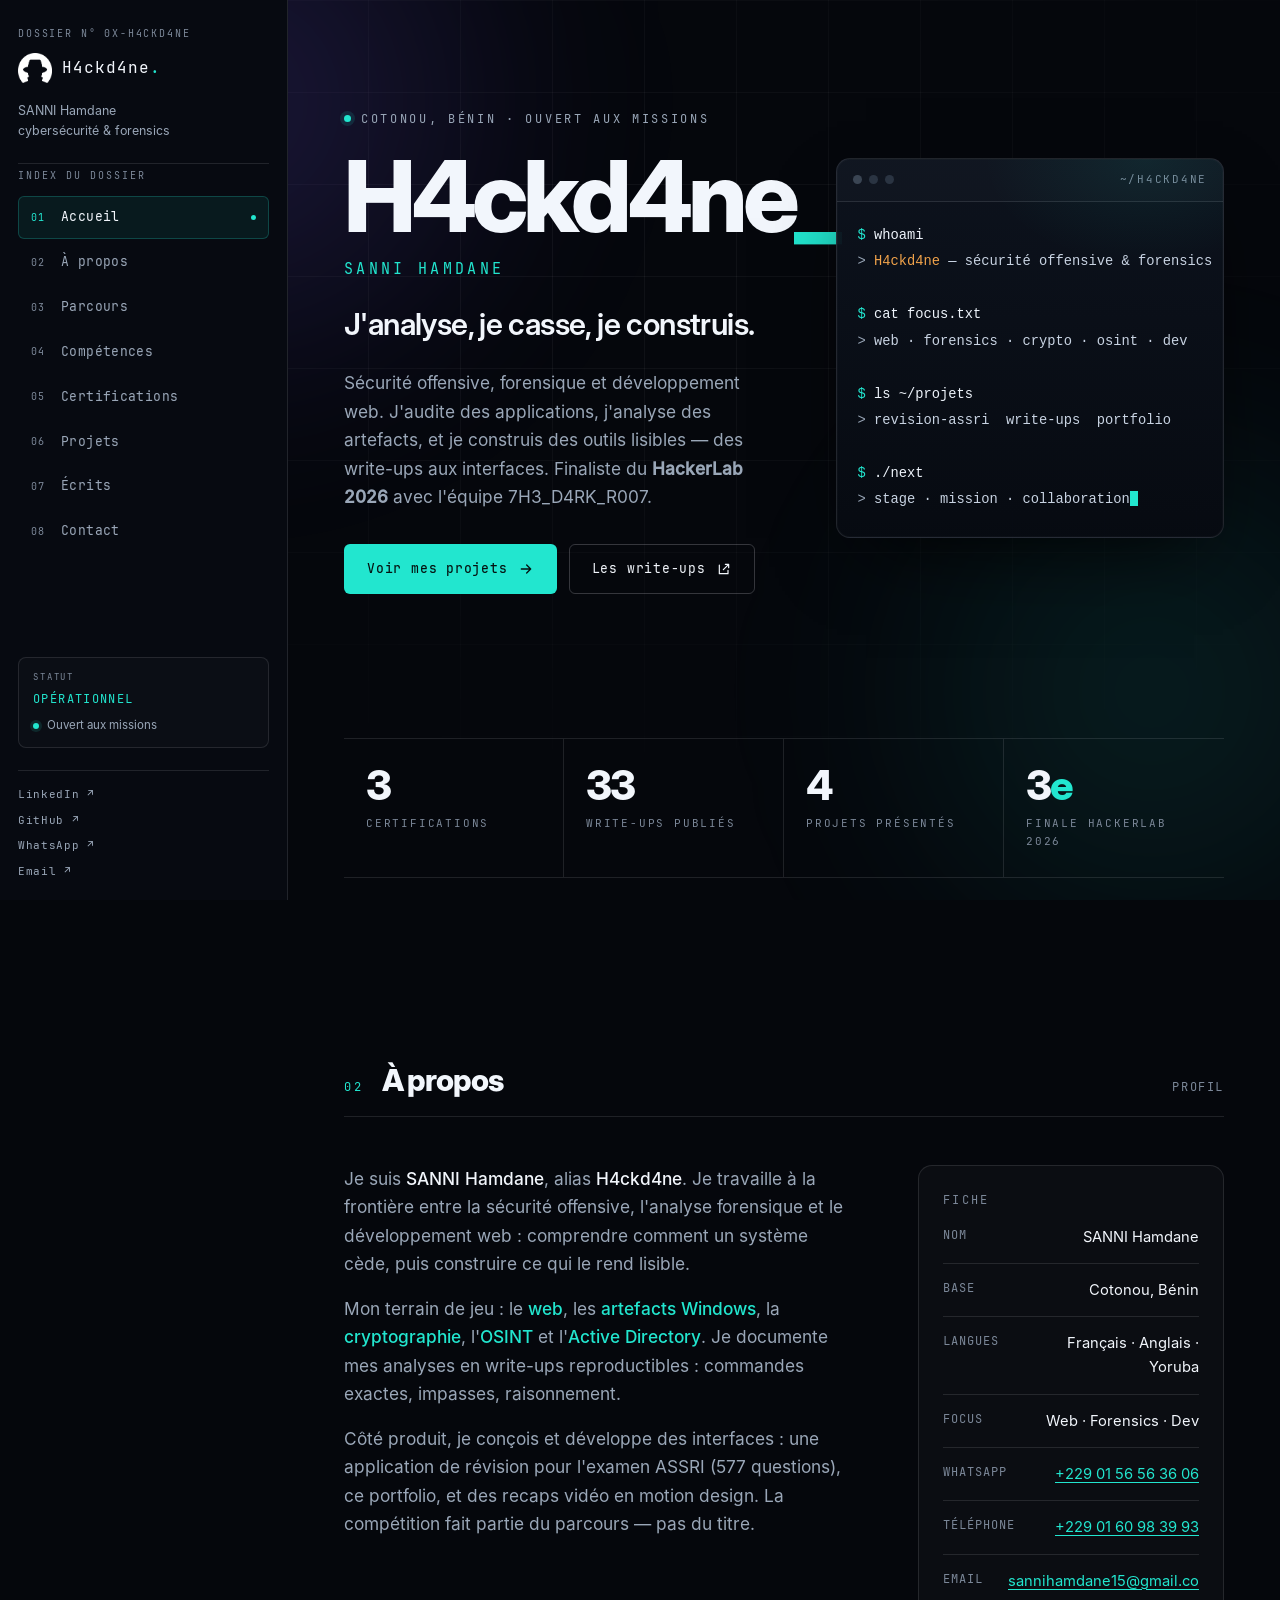
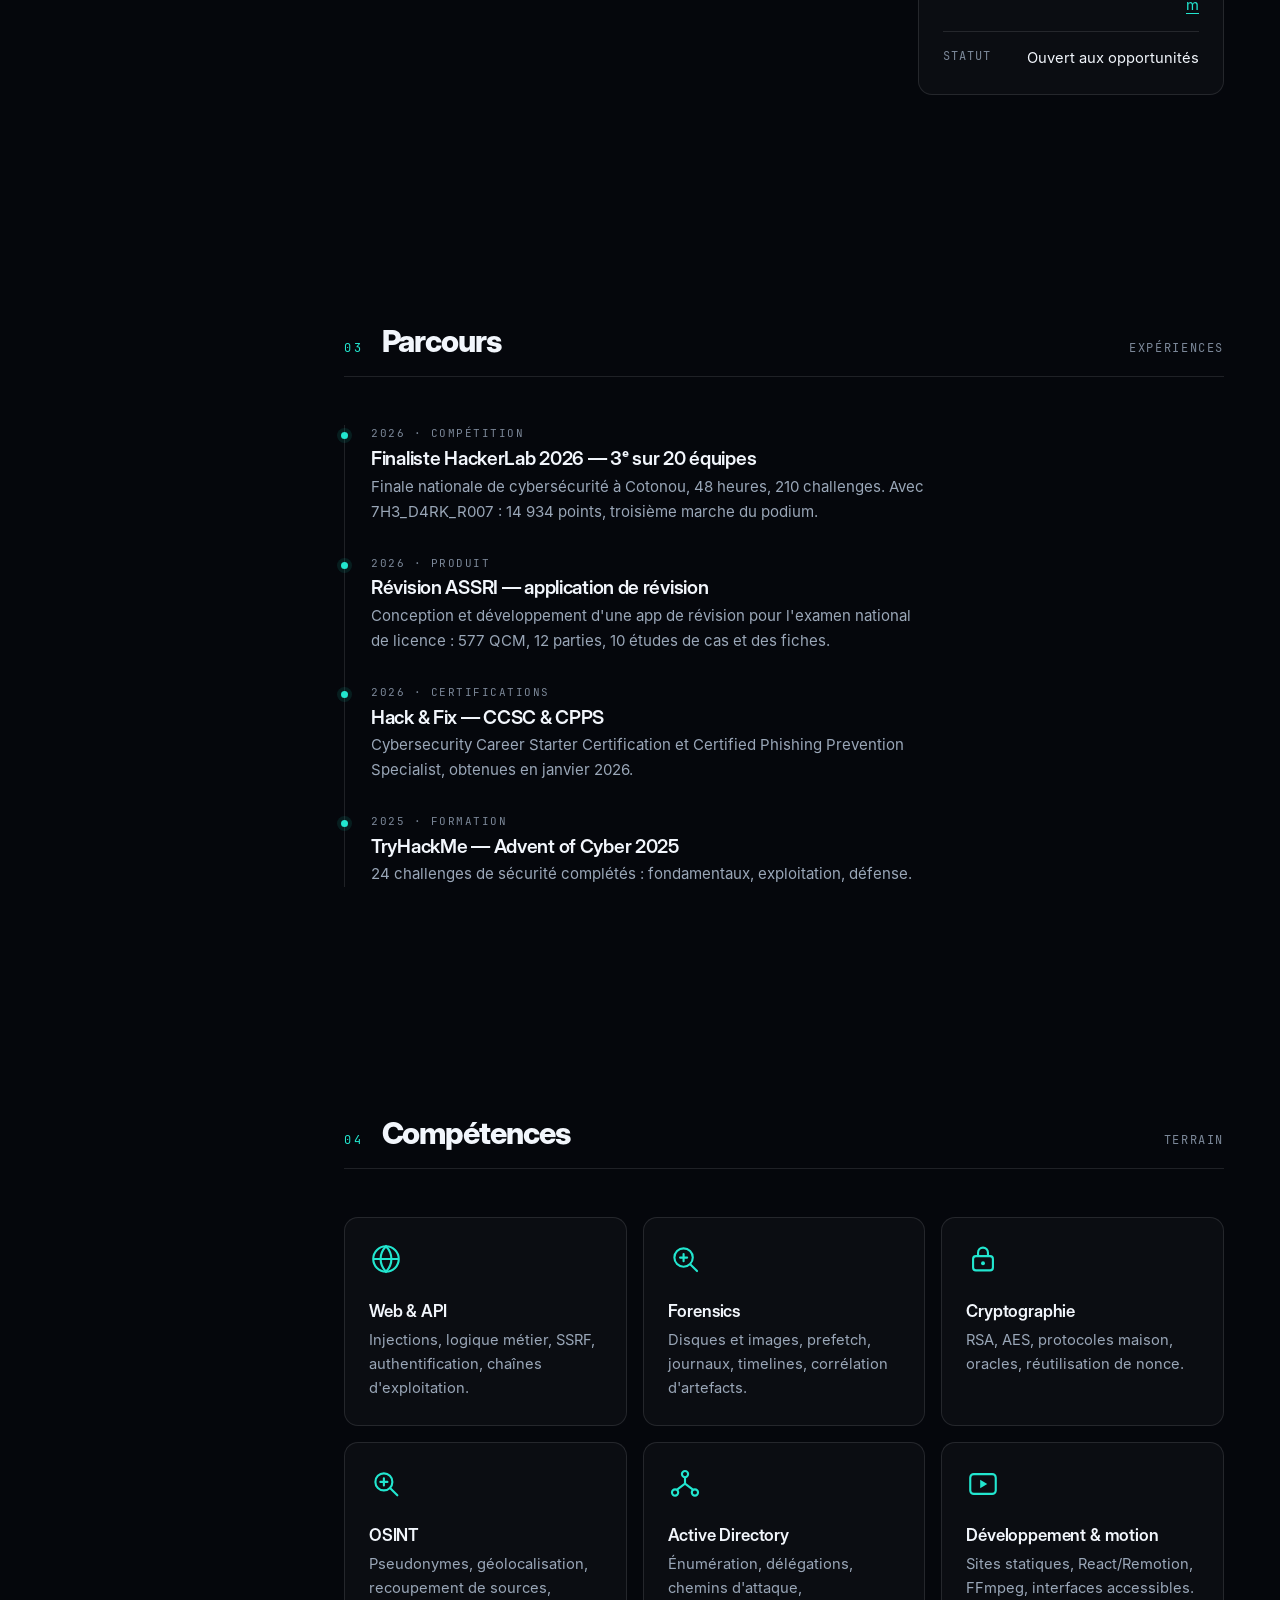
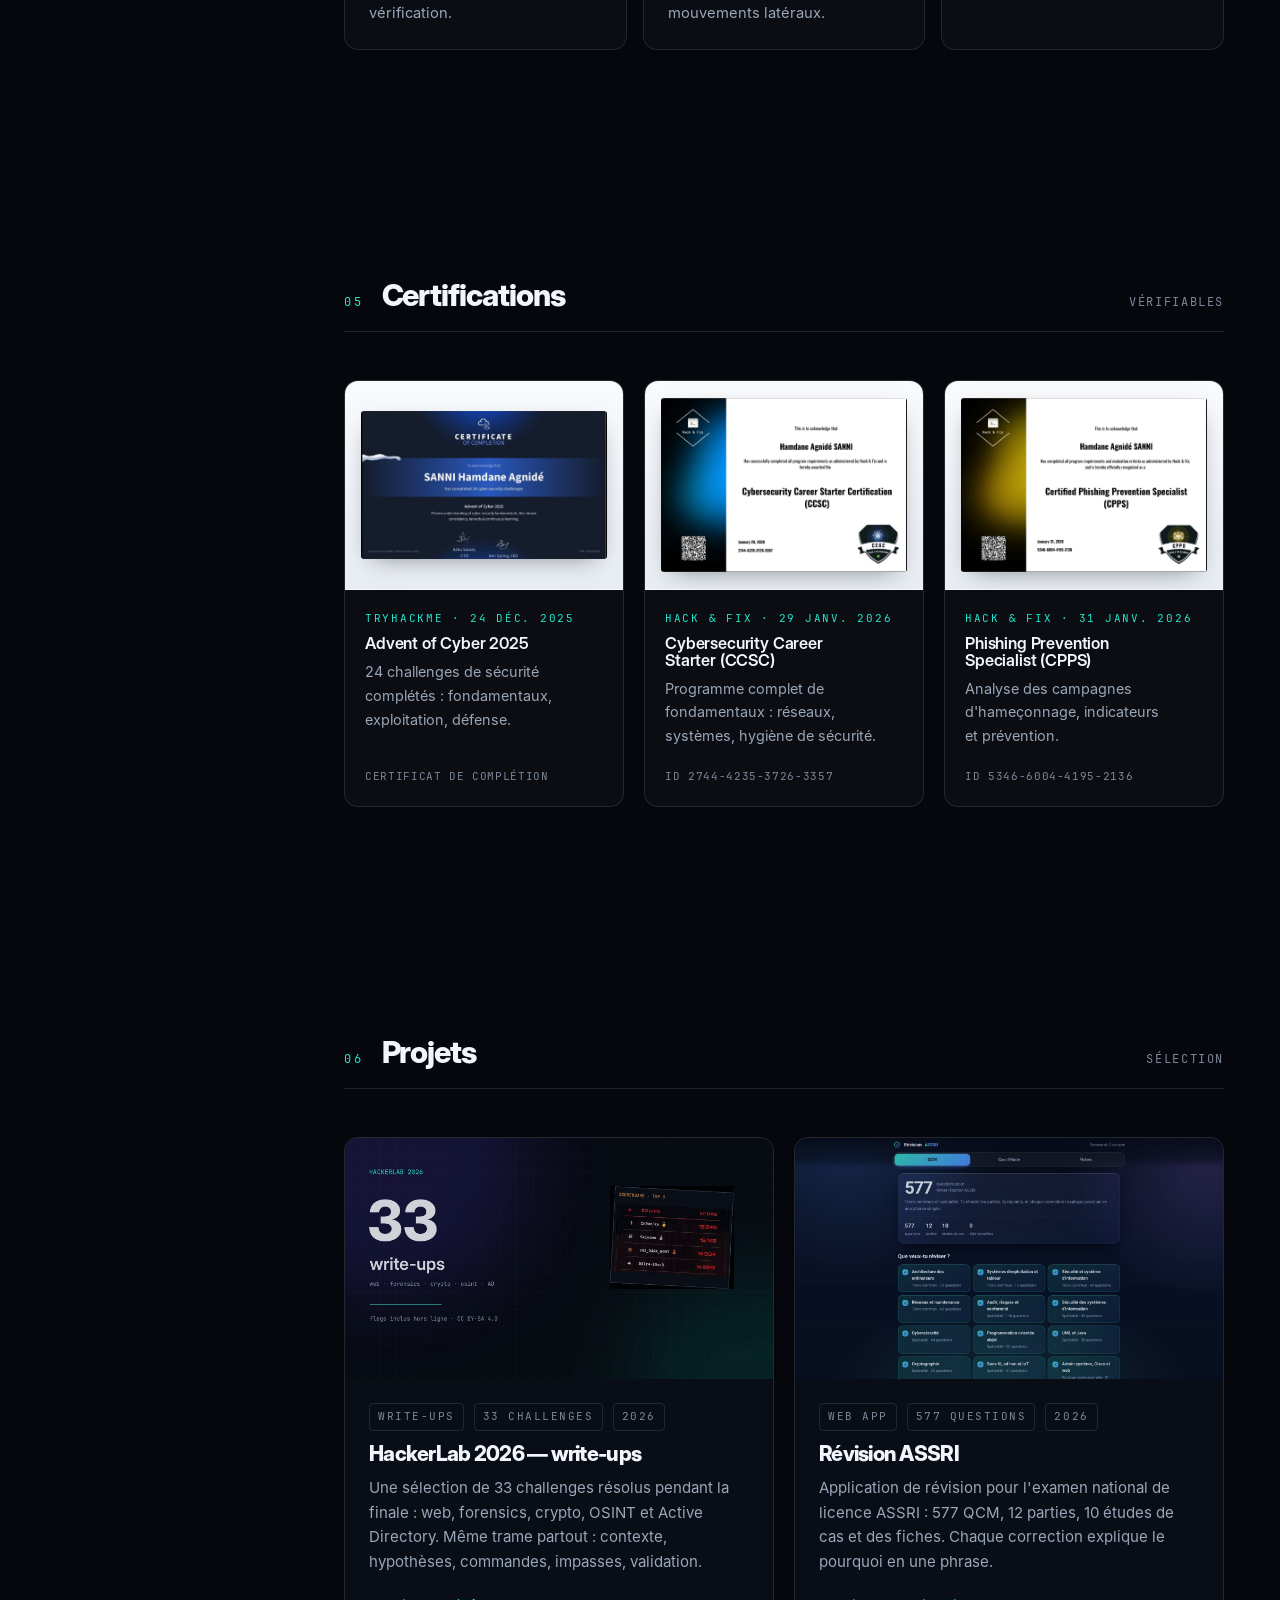
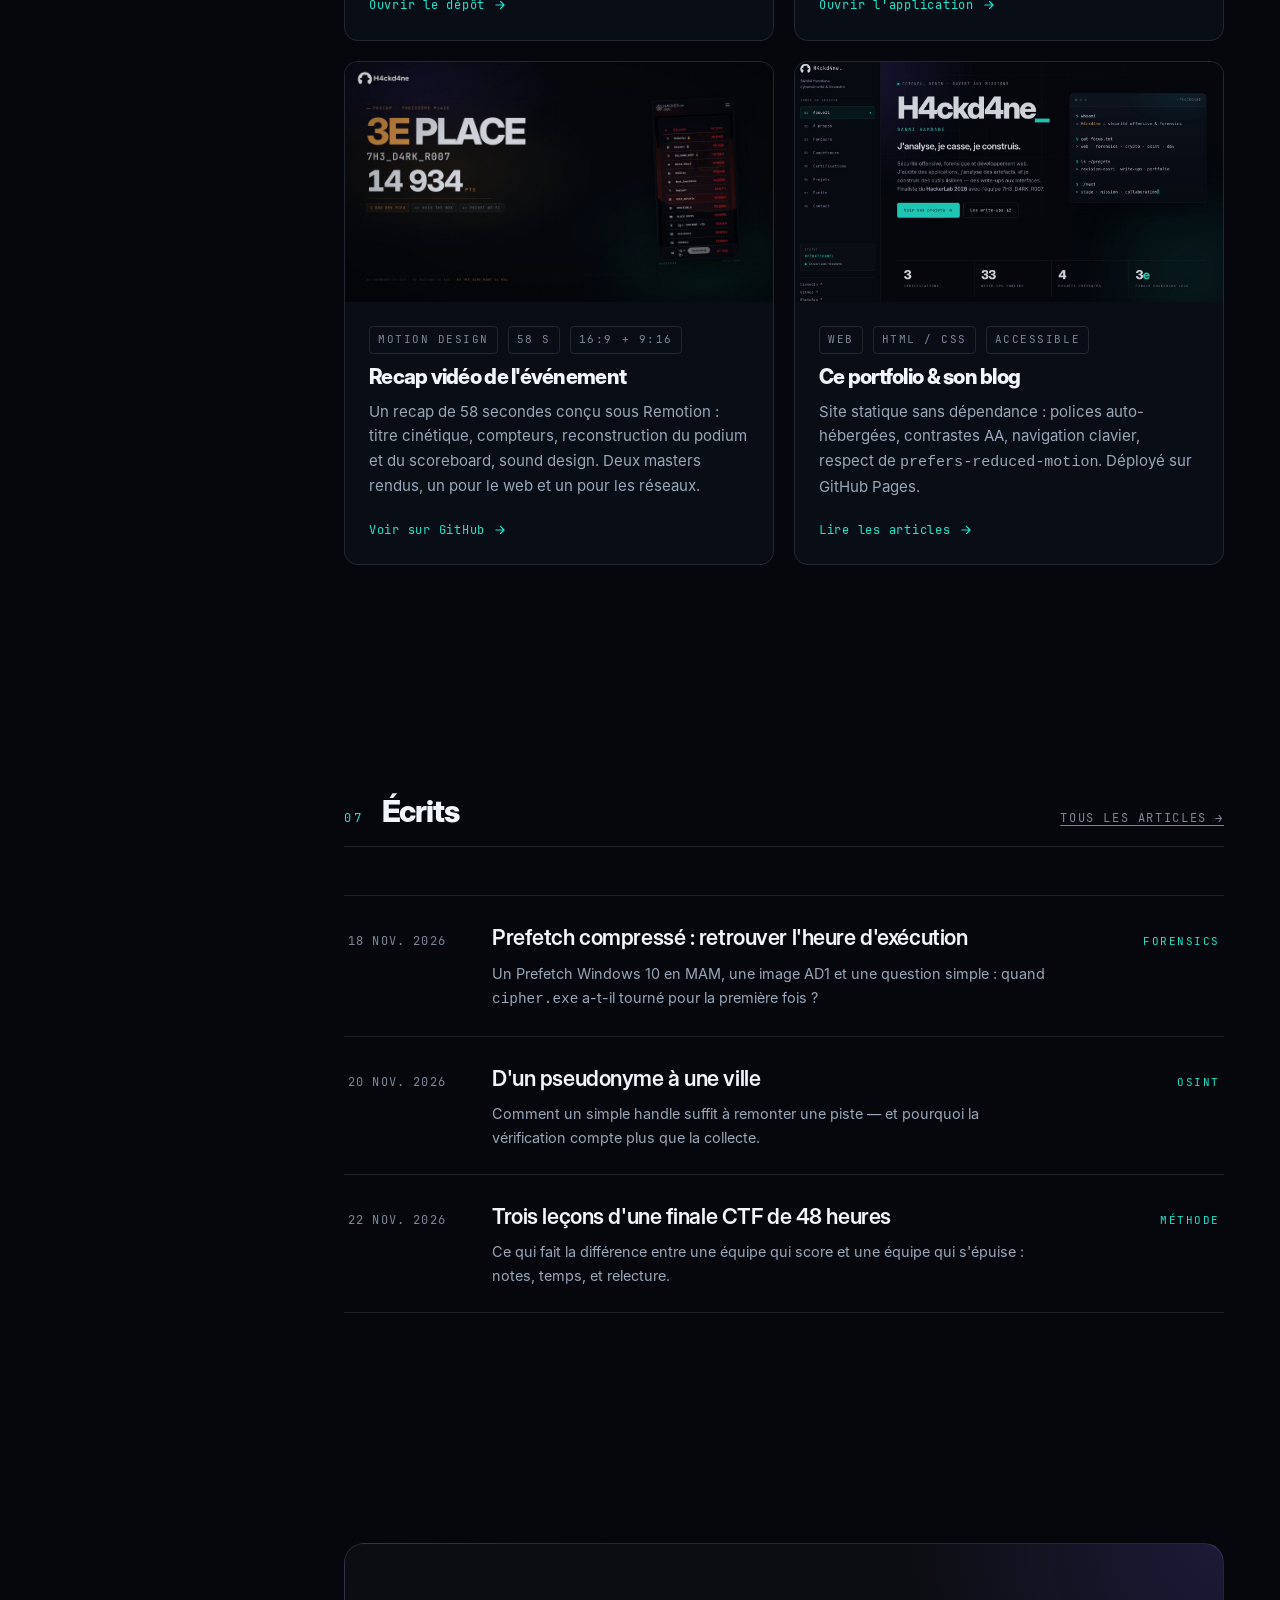
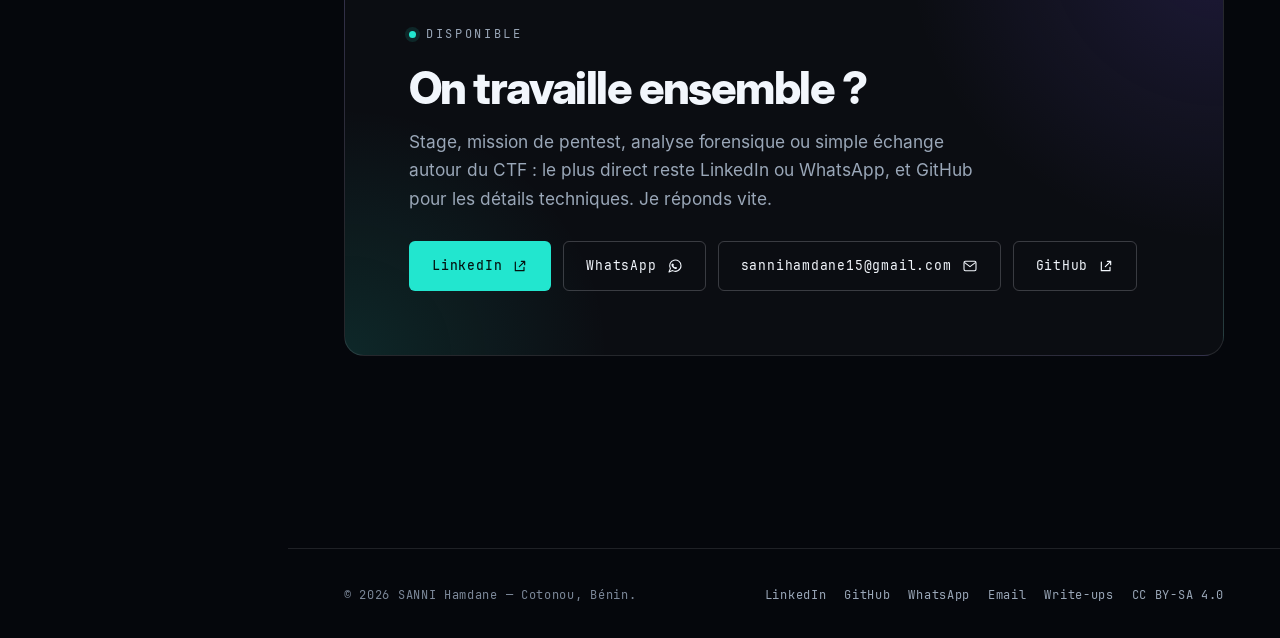
<file: index.html>
<!doctype html>
<html lang="fr">
  <head>
    <meta charset="utf-8" />
    <meta name="viewport" content="width=device-width, initial-scale=1" />
    <title>SANNI Hamdane (H4ckd4ne) — cybersécurité, forensics & développement</title>
    <meta
      name="description"
      content="Portfolio de SANNI Hamdane (H4ckd4ne) : sécurité offensive, forensics et développement web. Projets, certifications, write-ups et blog."
    />
    <meta name="author" content="H4ckd4ne" />
    <meta name="theme-color" content="#05070c" />
    <link rel="canonical" href="https://h4ckd4ne.github.io/" />

    <meta property="og:type" content="website" />
    <meta property="og:locale" content="fr_FR" />
    <meta property="og:title" content="SANNI Hamdane (H4ckd4ne) — cybersécurité, forensics & développement" />
    <meta
      property="og:description"
      content="3e de la finale HackerLab 2026. Write-ups, forensics, crypto, OSINT et motion design."
    />
    <meta property="og:url" content="https://h4ckd4ne.github.io/" />
    <meta property="og:image" content="https://h4ckd4ne.github.io/assets/img/og.jpg" />
    <meta property="og:image:width" content="1200" />
    <meta property="og:image:height" content="630" />
    <meta name="twitter:card" content="summary_large_image" />

    <link rel="icon" href="assets/img/favicon.png" sizes="any" />
    <link rel="apple-touch-icon" href="assets/img/favicon.png" />
    <link rel="preload" href="assets/fonts/Inter-Regular.woff2" as="font" type="font/woff2" crossorigin />
    <link rel="preload" href="assets/fonts/InterDisplay-ExtraBold.woff2" as="font" type="font/woff2" crossorigin />
    <link rel="stylesheet" href="assets/css/style.css" />
    <script>
      document.documentElement.classList.add("js");
    </script>
  </head>
  <body>
    <a class="skip-link" href="#contenu">Aller au contenu</a>

    <div class="backdrop" aria-hidden="true">
      <div class="backdrop__glow backdrop__glow--a"></div>
      <div class="backdrop__glow backdrop__glow--b"></div>
    </div>

    <header class="topbar">
      <a class="topbar__brand" href="#accueil" aria-label="H4ckd4ne, accueil">
        <img src="assets/img/logo-mark.png" alt="" width="28" height="25" />
        <span class="topbar__brand-text">H4ckd4ne<span>.</span></span>
      </a>
      <button class="topbar__toggle" type="button" aria-expanded="false" aria-controls="sidebar" aria-label="Ouvrir le menu">
        <svg viewBox="0 0 24 24" fill="none" aria-hidden="true">
          <path d="M4 7h16M4 12h16M4 17h16" stroke="currentColor" stroke-width="1.8" stroke-linecap="round" />
        </svg>
      </button>
    </header>

    <aside class="sidebar" id="sidebar" aria-label="Index du dossier">
      <div class="sidebar__head">
        <p class="sidebar__kicker">Dossier n° 0X-H4CKD4NE</p>
        <a class="sidebar__brand" href="#accueil">
          <img src="assets/img/logo-mark.png" alt="" width="34" height="30" />
          <span class="sidebar__brand-text">H4ckd4ne<span>.</span></span>
        </a>
        <p class="sidebar__role">SANNI Hamdane<br />cybersécurité &amp; forensics</p>
      </div>

      <p class="sidebar__index-label">Index du dossier</p>
      <nav class="side-nav" aria-label="Navigation principale">
        <a href="#accueil" aria-current="true"><span class="side-nav__num">01</span>Accueil<span class="side-nav__dot" aria-hidden="true"></span></a>
        <a href="#apropos"><span class="side-nav__num">02</span>À propos<span class="side-nav__dot" aria-hidden="true"></span></a>
        <a href="#parcours"><span class="side-nav__num">03</span>Parcours<span class="side-nav__dot" aria-hidden="true"></span></a>
        <a href="#competences"><span class="side-nav__num">04</span>Compétences<span class="side-nav__dot" aria-hidden="true"></span></a>
        <a href="#certifications"><span class="side-nav__num">05</span>Certifications<span class="side-nav__dot" aria-hidden="true"></span></a>
        <a href="#projets"><span class="side-nav__num">06</span>Projets<span class="side-nav__dot" aria-hidden="true"></span></a>
        <a href="blog/"><span class="side-nav__num">07</span>Écrits<span class="side-nav__dot" aria-hidden="true"></span></a>
        <a href="#contact"><span class="side-nav__num">08</span>Contact<span class="side-nav__dot" aria-hidden="true"></span></a>
      </nav>

      <div class="sidebar__status">
        <p class="sidebar__status-label">Statut</p>
        <p class="sidebar__status-value">Opérationnel</p>
        <p class="sidebar__status-line"><span class="dot" aria-hidden="true"></span>Ouvert aux missions</p>
      </div>

      <div class="sidebar__foot">
        <a href="https://www.linkedin.com/in/hamdane-sanni-b52a40360" target="_blank" rel="noopener">LinkedIn <span aria-hidden="true">↗</span></a>
        <a href="https://github.com/H4ckd4ne" rel="noopener">GitHub <span aria-hidden="true">↗</span></a>
        <a href="https://wa.me/2290156563606" rel="noopener">WhatsApp <span aria-hidden="true">↗</span></a>
        <a href="mailto:sannihamdane15@gmail.com">Email <span aria-hidden="true">↗</span></a>
      </div>
    </aside>
    <div class="scrim" aria-hidden="true"></div>

    <main id="contenu">
      <!-- HÉROS -->
      <section class="hero container" id="accueil" aria-labelledby="titre-hero">
        <div class="hero__grid">
          <div>
            <p class="eyebrow">
              <span class="eyebrow__dot" aria-hidden="true"></span>
              Cotonou, Bénin · ouvert aux missions
            </p>

            <h1 id="titre-hero">H4ckd4ne<span class="accent">_</span></h1>

            <p class="hero__name">SANNI Hamdane</p>

            <p class="hero__tagline">J'analyse, je casse, je construis.</p>

            <p class="hero__lead">
              Sécurité offensive, forensique et développement web. J'audite des
              applications, j'analyse des artefacts, et je construis des outils
              lisibles — des write-ups aux interfaces. Finaliste du
              <strong>HackerLab 2026</strong> avec l'équipe 7H3_D4RK_R007.
            </p>

            <div class="hero__actions">
              <a class="btn btn--primary" href="#projets">
                Voir mes projets
                <svg viewBox="0 0 24 24" fill="none" aria-hidden="true">
                  <path d="M5 12h14M13 6l6 6-6 6" stroke="currentColor" stroke-width="2" stroke-linecap="round" stroke-linejoin="round" />
                </svg>
              </a>
              <a class="btn btn--ghost" href="https://github.com/H4ckd4ne/hackerlab2026-writeups" rel="noopener">
                Les write-ups
                <svg viewBox="0 0 24 24" fill="none" aria-hidden="true">
                  <path d="M14 5h5v5M19 5l-8 8M18 14v5H5V6" stroke="currentColor" stroke-width="1.8" stroke-linecap="round" stroke-linejoin="round" />
                </svg>
              </a>
            </div>
          </div>

          <div class="terminal" data-reveal>
            <div class="terminal__bar">
              <span class="terminal__dot" aria-hidden="true"></span>
              <span class="terminal__dot" aria-hidden="true"></span>
              <span class="terminal__dot" aria-hidden="true"></span>
              <span class="terminal__title">~/h4ckd4ne</span>
            </div>
            <pre class="terminal__body"><code><span class="prompt">$</span> <span class="cmd">whoami</span>
<span class="out">&gt;</span> <span class="key">H4ckd4ne</span> — sécurité offensive &amp; forensics

<span class="prompt">$</span> <span class="cmd">cat focus.txt</span>
<span class="out">&gt;</span> web · forensics · crypto · osint · dev

<span class="prompt">$</span> <span class="cmd">ls ~/projets</span>
<span class="out">&gt;</span> revision-assri  write-ups  portfolio

<span class="prompt">$</span> <span class="cmd">./next</span>
<span class="out">&gt;</span> stage · mission · collaboration<span class="caret" aria-hidden="true"></span></code></pre>
          </div>
        </div>
      </section>

      <!-- STATISTIQUES -->
      <section class="container section--tight" aria-label="Chiffres clés">
        <div class="stats">
          <div class="stats__item">
            <div class="stats__value">3</div>
            <div class="stats__label">Certifications</div>
          </div>
          <div class="stats__item">
            <div class="stats__value">33</div>
            <div class="stats__label">Write-ups publiés</div>
          </div>
          <div class="stats__item">
            <div class="stats__value">4</div>
            <div class="stats__label">Projets présentés</div>
          </div>
          <div class="stats__item">
            <div class="stats__value">3<span>e</span></div>
            <div class="stats__label">Finale HackerLab 2026</div>
          </div>
        </div>
      </section>

      <!-- À PROPOS -->
      <section class="section container" id="apropos" aria-labelledby="titre-apropos">
        <div class="section__head">
          <span class="section__index">02</span>
          <h2 class="section__title" id="titre-apropos">À propos</h2>
          <span class="section__note">Profil</span>
        </div>

        <div class="about">
          <div class="about__text" data-reveal>
            <p>
              Je suis <strong>SANNI Hamdane</strong>, alias <strong>H4ckd4ne</strong>.
              Je travaille à la frontière entre la sécurité offensive, l'analyse
              forensique et le développement web : comprendre comment un système cède,
              puis construire ce qui le rend lisible.
            </p>
            <p>
              Mon terrain de jeu : le <span class="hl">web</span>, les
              <span class="hl">artefacts Windows</span>, la
              <span class="hl">cryptographie</span>, l'<span class="hl">OSINT</span> et
              l'<span class="hl">Active Directory</span>. Je documente mes analyses en
              write-ups reproductibles : commandes exactes, impasses, raisonnement.
            </p>
            <p>
              Côté produit, je conçois et développe des interfaces : une application de
              révision pour l'examen ASSRI (577 questions), ce portfolio, et des recaps
              vidéo en motion design. La compétition fait partie du parcours — pas du
              titre.
            </p>
          </div>

          <aside class="card" data-reveal aria-label="Informations personnelles">
            <p class="card__title">Fiche</p>
            <div class="facts">
              <div class="facts__row">
                <span class="facts__key">Nom</span>
                <span class="facts__val">SANNI Hamdane</span>
              </div>
              <div class="facts__row">
                <span class="facts__key">Base</span>
                <span class="facts__val">Cotonou, Bénin</span>
              </div>
              <div class="facts__row">
                <span class="facts__key">Langues</span>
                <span class="facts__val">Français · Anglais · Yoruba</span>
              </div>
              <div class="facts__row">
                <span class="facts__key">Focus</span>
                <span class="facts__val">Web · Forensics · Dev</span>
              </div>
              <div class="facts__row">
                <span class="facts__key">WhatsApp</span>
                <span class="facts__val"><a href="https://wa.me/2290156563606" rel="noopener">+229 01 56 56 36 06</a></span>
              </div>
              <div class="facts__row">
                <span class="facts__key">Téléphone</span>
                <span class="facts__val"><a href="tel:+2290160983993">+229 01 60 98 39 93</a></span>
              </div>
              <div class="facts__row">
                <span class="facts__key">Email</span>
                <span class="facts__val"><a href="mailto:sannihamdane15@gmail.com">sannihamdane15@gmail.com</a></span>
              </div>
              <div class="facts__row">
                <span class="facts__key">Statut</span>
                <span class="facts__val">Ouvert aux opportunités</span>
              </div>
            </div>
          </aside>
        </div>
      </section>

      <!-- PARCOURS -->
      <section class="section container" id="parcours" aria-labelledby="titre-parcours">
        <div class="section__head">
          <span class="section__index">03</span>
          <h2 class="section__title" id="titre-parcours">Parcours</h2>
          <span class="section__note">Expériences</span>
        </div>

        <ol class="timeline">
          <li class="timeline__item" data-reveal>
            <p class="timeline__date">2026 · Compétition</p>
            <h3 class="timeline__title">Finaliste HackerLab 2026 — 3ᵉ sur 20 équipes</h3>
            <p class="timeline__desc">
              Finale nationale de cybersécurité à Cotonou, 48 heures, 210 challenges.
              Avec 7H3_D4RK_R007 : 14 934 points, troisième marche du podium.
            </p>
          </li>
          <li class="timeline__item" data-reveal>
            <p class="timeline__date">2026 · Produit</p>
            <h3 class="timeline__title">Révision ASSRI — application de révision</h3>
            <p class="timeline__desc">
              Conception et développement d'une app de révision pour l'examen national
              de licence : 577 QCM, 12 parties, 10 études de cas et des fiches.
            </p>
          </li>
          <li class="timeline__item" data-reveal>
            <p class="timeline__date">2026 · Certifications</p>
            <h3 class="timeline__title">Hack &amp; Fix — CCSC &amp; CPPS</h3>
            <p class="timeline__desc">
              Cybersecurity Career Starter Certification et Certified Phishing
              Prevention Specialist, obtenues en janvier 2026.
            </p>
          </li>
          <li class="timeline__item" data-reveal>
            <p class="timeline__date">2025 · Formation</p>
            <h3 class="timeline__title">TryHackMe — Advent of Cyber 2025</h3>
            <p class="timeline__desc">
              24 challenges de sécurité complétés : fondamentaux, exploitation,
              défense.
            </p>
          </li>
        </ol>
      </section>

      <!-- COMPÉTENCES -->
      <section class="section container" id="competences" aria-labelledby="titre-competences">
        <div class="section__head">
          <span class="section__index">04</span>
          <h2 class="section__title" id="titre-competences">Compétences</h2>
          <span class="section__note">Terrain</span>
        </div>

        <div class="skills">
          <article class="skill" data-reveal>
            <svg class="skill__icon" viewBox="0 0 24 24" fill="none" aria-hidden="true">
              <circle cx="12" cy="12" r="9" stroke="currentColor" stroke-width="1.5" />
              <path d="M3 12h18M12 3c2.5 2.6 3.8 5.6 3.8 9S14.5 18.4 12 21c-2.5-2.6-3.8-5.6-3.8-9S9.5 5.6 12 3Z" stroke="currentColor" stroke-width="1.5" />
            </svg>
            <h3>Web &amp; API</h3>
            <p>Injections, logique métier, SSRF, authentification, chaînes d'exploitation.</p>
          </article>

          <article class="skill" data-reveal>
            <svg class="skill__icon" viewBox="0 0 24 24" fill="none" aria-hidden="true">
              <circle cx="11" cy="11" r="6.5" stroke="currentColor" stroke-width="1.5" />
              <path d="m16 16 4.5 4.5" stroke="currentColor" stroke-width="1.5" stroke-linecap="round" />
              <path d="M8.5 11h5M11 8.5v5" stroke="currentColor" stroke-width="1.5" stroke-linecap="round" />
            </svg>
            <h3>Forensics</h3>
            <p>Disques et images, prefetch, journaux, timelines, corrélation d'artefacts.</p>
          </article>

          <article class="skill" data-reveal>
            <svg class="skill__icon" viewBox="0 0 24 24" fill="none" aria-hidden="true">
              <rect x="5" y="10" width="14" height="10" rx="2" stroke="currentColor" stroke-width="1.5" />
              <path d="M8.5 10V7.5a3.5 3.5 0 1 1 7 0V10" stroke="currentColor" stroke-width="1.5" />
              <circle cx="12" cy="15" r="1.4" fill="currentColor" />
            </svg>
            <h3>Cryptographie</h3>
            <p>RSA, AES, protocoles maison, oracles, réutilisation de nonce.</p>
          </article>

          <article class="skill" data-reveal>
            <svg class="skill__icon" viewBox="0 0 24 24" fill="none" aria-hidden="true">
              <circle cx="10.5" cy="10.5" r="6" stroke="currentColor" stroke-width="1.5" />
              <path d="m15 15 5 5" stroke="currentColor" stroke-width="1.5" stroke-linecap="round" />
              <path d="M8 10.5h5M10.5 8v5" stroke="currentColor" stroke-width="1.5" stroke-linecap="round" />
            </svg>
            <h3>OSINT</h3>
            <p>Pseudonymes, géolocalisation, recoupement de sources, vérification.</p>
          </article>

          <article class="skill" data-reveal>
            <svg class="skill__icon" viewBox="0 0 24 24" fill="none" aria-hidden="true">
              <circle cx="12" cy="5" r="2.2" stroke="currentColor" stroke-width="1.5" />
              <circle cx="5" cy="18" r="2.2" stroke="currentColor" stroke-width="1.5" />
              <circle cx="19" cy="18" r="2.2" stroke="currentColor" stroke-width="1.5" />
              <path d="M12 7.2v4.6M12 11.8 6.4 16M12 11.8l5.6 4.2" stroke="currentColor" stroke-width="1.5" />
            </svg>
            <h3>Active Directory</h3>
            <p>Énumération, délégations, chemins d'attaque, mouvements latéraux.</p>
          </article>

          <article class="skill" data-reveal>
            <svg class="skill__icon" viewBox="0 0 24 24" fill="none" aria-hidden="true">
              <rect x="3" y="5" width="18" height="14" rx="2.5" stroke="currentColor" stroke-width="1.5" />
              <path d="m10 9 5 3-5 3V9Z" fill="currentColor" />
            </svg>
            <h3>Développement &amp; motion</h3>
            <p>Sites statiques, React/Remotion, FFmpeg, interfaces accessibles.</p>
          </article>
        </div>
      </section>


      <!-- CERTIFICATIONS -->
      <section class="section container" id="certifications" aria-labelledby="titre-certifications">
        <div class="section__head">
          <span class="section__index">05</span>
          <h2 class="section__title" id="titre-certifications">Certifications</h2>
          <span class="section__note">Vérifiables</span>
        </div>

        <div class="certs">
          <article class="cert">
            <div class="cert__paper">
              <img
                src="assets/img/certs/thm-aoc.jpg"
                alt="Certificat TryHackMe Advent of Cyber 2025 décerné à SANNI Hamdane Agnídé."
                width="1100"
                height="661"
                loading="lazy"
                decoding="async"
              />
            </div>
            <div class="cert__body">
              <span class="cert__issuer">TryHackMe · 24 déc. 2025</span>
              <h3>Advent of Cyber 2025</h3>
              <p>24 challenges de sécurité complétés : fondamentaux, exploitation, défense.</p>
              <span class="cert__id">Certificat de complétion</span>
            </div>
          </article>

          <article class="cert">
            <div class="cert__paper">
              <img
                src="assets/img/certs/hf-ccsc.jpg"
                alt="Certificat Hack &amp; Fix Cybersecurity Career Starter Certification décerné à SANNI Hamdane Agnídé."
                width="1100"
                height="777"
                loading="lazy"
                decoding="async"
              />
            </div>
            <div class="cert__body">
              <span class="cert__issuer">Hack &amp; Fix · 29 janv. 2026</span>
              <h3>Cybersecurity Career Starter (CCSC)</h3>
              <p>Programme complet de fondamentaux : réseaux, systèmes, hygiène de sécurité.</p>
              <span class="cert__id">ID 2744-4235-3726-3357</span>
            </div>
          </article>

          <article class="cert">
            <div class="cert__paper">
              <img
                src="assets/img/certs/hf-cpps.jpg"
                alt="Certificat Hack &amp; Fix Certified Phishing Prevention Specialist décerné à SANNI Hamdane Agnídé."
                width="1100"
                height="777"
                loading="lazy"
                decoding="async"
              />
            </div>
            <div class="cert__body">
              <span class="cert__issuer">Hack &amp; Fix · 31 janv. 2026</span>
              <h3>Phishing Prevention Specialist (CPPS)</h3>
              <p>Analyse des campagnes d'hameçonnage, indicateurs et prévention.</p>
              <span class="cert__id">ID 5346-6004-4195-2136</span>
            </div>
          </article>
        </div>
      </section>

      <!-- PROJETS -->
      <section class="section container" id="projets" aria-labelledby="titre-projets">
        <div class="section__head">
          <span class="section__index">06</span>
          <h2 class="section__title" id="titre-projets">Projets</h2>
          <span class="section__note">Sélection</span>
        </div>

        <div class="projects">
          <article class="project">
            <div class="project__media">
              <img
                src="assets/img/writeups-cover.jpg"
                alt="Couverture des write-ups : 33 challenges, avec un aperçu du top 3 du classement."
                width="1600"
                height="900"
                decoding="async"
              />
            </div>
            <div class="project__body">
              <div class="project__meta">
                <span>Write-ups</span>
                <span>33 challenges</span>
                <span>2026</span>
              </div>
              <h3>HackerLab 2026 — write-ups</h3>
              <p>
                Une sélection de 33 challenges résolus pendant la finale : web,
                forensics, crypto, OSINT et Active Directory. Même trame partout :
                contexte, hypothèses, commandes, impasses, validation.
              </p>
              <a class="project__link" href="https://github.com/H4ckd4ne/hackerlab2026-writeups" rel="noopener">
                Ouvrir le dépôt
                <svg viewBox="0 0 24 24" fill="none" aria-hidden="true">
                  <path d="M5 12h14M13 6l6 6-6 6" stroke="currentColor" stroke-width="2" stroke-linecap="round" stroke-linejoin="round" />
                </svg>
              </a>
            </div>
          </article>

          <article class="project">
            <div class="project__media">
              <img
                src="assets/img/assri-cover.jpg"
                alt="Aperçu de Révision ASSRI : 577 questions, 12 parties et 10 études de cas."
                width="1440"
                height="810"
                decoding="async"
              />
            </div>
            <div class="project__body">
              <div class="project__meta">
                <span>Web app</span>
                <span>577 questions</span>
                <span>2026</span>
              </div>
              <h3>Révision ASSRI</h3>
              <p>
                Application de révision pour l'examen national de licence ASSRI :
                577 QCM, 12 parties, 10 études de cas et des fiches. Chaque correction
                explique le pourquoi en une phrase.
              </p>
              <a class="project__link" href="https://assri.vercel.app" rel="noopener">
                Ouvrir l'application
                <svg viewBox="0 0 24 24" fill="none" aria-hidden="true">
                  <path d="M5 12h14M13 6l6 6-6 6" stroke="currentColor" stroke-width="2" stroke-linecap="round" stroke-linejoin="round" />
                </svg>
              </a>
            </div>
          </article>

          <article class="project">
            <div class="project__media">
              <img
                src="assets/img/recap-poster.jpg"
                alt="Aperçu du recap vidéo : 3E PLACE, 14 934 points, avec le logo H4ckd4ne."
                width="1920"
                height="1080"
                loading="lazy"
                decoding="async"
              />
            </div>
            <div class="project__body">
              <div class="project__meta">
                <span>Motion design</span>
                <span>58 s</span>
                <span>16:9 + 9:16</span>
              </div>
              <h3>Recap vidéo de l'événement</h3>
              <p>
                Un recap de 58 secondes conçu sous Remotion : titre cinétique, compteurs,
                reconstruction du podium et du scoreboard, sound design. Deux masters
                rendus, un pour le web et un pour les réseaux.
              </p>
              <a class="project__link" href="https://github.com/H4ckd4ne" rel="noopener">
                Voir sur GitHub
                <svg viewBox="0 0 24 24" fill="none" aria-hidden="true">
                  <path d="M5 12h14M13 6l6 6-6 6" stroke="currentColor" stroke-width="2" stroke-linecap="round" stroke-linejoin="round" />
                </svg>
              </a>
            </div>
          </article>

          <article class="project">
            <div class="project__media">
              <img
                src="assets/img/portfolio-cover.jpg"
                alt="Aperçu de la page d'accueil du portfolio : titre H4ckd4ne et terminal."
                width="1440"
                height="900"
                loading="lazy"
                decoding="async"
              />
            </div>
            <div class="project__body">
              <div class="project__meta">
                <span>Web</span>
                <span>HTML / CSS</span>
                <span>Accessible</span>
              </div>
              <h3>Ce portfolio &amp; son blog</h3>
              <p>
                Site statique sans dépendance : polices auto-hébergées, contrastes AA,
                navigation clavier, respect de <code>prefers-reduced-motion</code>.
                Déployé sur GitHub Pages.
              </p>
              <a class="project__link" href="blog/">
                Lire les articles
                <svg viewBox="0 0 24 24" fill="none" aria-hidden="true">
                  <path d="M5 12h14M13 6l6 6-6 6" stroke="currentColor" stroke-width="2" stroke-linecap="round" stroke-linejoin="round" />
                </svg>
              </a>
            </div>
          </article>
        </div>
      </section>

      <!-- ÉCRITS -->
      <section class="section container" id="ecrits" aria-labelledby="titre-ecrits">
        <div class="section__head">
          <span class="section__index">07</span>
          <h2 class="section__title" id="titre-ecrits">Écrits</h2>
          <a class="section__note" href="blog/">Tous les articles →</a>
        </div>

        <div class="posts">
          <a class="post-row" href="blog/prefetch-compresse.html">
            <span class="post-row__date">18 nov. 2026</span>
            <span>
              <span class="post-row__title">Prefetch compressé : retrouver l'heure d'exécution</span>
              <span class="post-row__excerpt">
                Un Prefetch Windows 10 en MAM, une image AD1 et une question simple :
                quand <code>cipher.exe</code> a-t-il tourné pour la première fois ?
              </span>
            </span>
            <span class="post-row__tag">Forensics</span>
          </a>

          <a class="post-row" href="blog/osint-pseudo-ville.html">
            <span class="post-row__date">20 nov. 2026</span>
            <span>
              <span class="post-row__title">D'un pseudonyme à une ville</span>
              <span class="post-row__excerpt">
                Comment un simple handle suffit à remonter une piste — et pourquoi la
                vérification compte plus que la collecte.
              </span>
            </span>
            <span class="post-row__tag">OSINT</span>
          </a>

          <a class="post-row" href="blog/ctf-finale-lecons.html">
            <span class="post-row__date">22 nov. 2026</span>
            <span>
              <span class="post-row__title">Trois leçons d'une finale CTF de 48 heures</span>
              <span class="post-row__excerpt">
                Ce qui fait la différence entre une équipe qui score et une équipe qui
                s'épuise : notes, temps, et relecture.
              </span>
            </span>
            <span class="post-row__tag">Méthode</span>
          </a>
        </div>
      </section>

      <!-- CONTACT -->
      <section class="section container" id="contact" aria-labelledby="titre-contact">
        <div class="contact" data-reveal>
          <p class="eyebrow"><span class="eyebrow__dot" aria-hidden="true"></span>Disponible</p>
          <h2 id="titre-contact">On travaille ensemble ?</h2>
          <p>
            Stage, mission de pentest, analyse forensique ou simple échange autour du
            CTF : le plus direct reste LinkedIn ou WhatsApp, et GitHub pour les détails
            techniques. Je réponds vite.
          </p>
          <div class="contact__actions">
            <a class="btn btn--primary" href="https://www.linkedin.com/in/hamdane-sanni-b52a40360" target="_blank" rel="noopener">
              LinkedIn
              <svg viewBox="0 0 24 24" fill="none" aria-hidden="true">
                <path d="M14 5h5v5M19 5l-8 8M18 14v5H5V6" stroke="currentColor" stroke-width="1.8" stroke-linecap="round" stroke-linejoin="round" />
              </svg>
            </a>
            <a class="btn btn--ghost" href="https://wa.me/2290156563606" rel="noopener">
              WhatsApp
              <svg viewBox="0 0 24 24" fill="none" aria-hidden="true">
                <path d="M21 11.5a8.5 8.5 0 0 1-12.6 7.4L3 21l2.1-5.3A8.5 8.5 0 1 1 21 11.5Z" stroke="currentColor" stroke-width="1.6" stroke-linejoin="round" />
                <path d="M8.8 8.6c.3-.1.6 0 .8.4l.7 1.2c.1.2.1.5-.1.7l-.4.4c-.2.2-.2.4-.1.6.5.9 1.2 1.6 2.1 2.1.2.1.4.1.6-.1l.4-.4c.2-.2.4-.2.7-.1l1.2.7c.3.2.5.5.4.8-.2 1-.9 1.6-1.9 1.6-2.9 0-6.5-3.6-6.5-6.4 0-1 .5-1.7 1.3-1.9Z" fill="currentColor" />
              </svg>
            </a>
            <a class="btn btn--ghost" href="mailto:sannihamdane15@gmail.com">
              sannihamdane15@gmail.com
              <svg viewBox="0 0 24 24" fill="none" aria-hidden="true">
                <rect x="3" y="5" width="18" height="14" rx="2" stroke="currentColor" stroke-width="1.6" />
                <path d="m4 7 8 6 8-6" stroke="currentColor" stroke-width="1.6" stroke-linecap="round" stroke-linejoin="round" />
              </svg>
            </a>
            <a class="btn btn--ghost" href="https://github.com/H4ckd4ne" rel="noopener">
              GitHub
              <svg viewBox="0 0 24 24" fill="none" aria-hidden="true">
                <path d="M14 5h5v5M19 5l-8 8M18 14v5H5V6" stroke="currentColor" stroke-width="1.8" stroke-linecap="round" stroke-linejoin="round" />
              </svg>
            </a>
          </div>
        </div>
      </section>
    </main>

    <footer class="site-footer">
      <div class="container site-footer__inner">
        <p>© <span data-year>2026</span> SANNI Hamdane — Cotonou, Bénin.</p>
        <div class="site-footer__links">
          <a href="https://www.linkedin.com/in/hamdane-sanni-b52a40360" target="_blank" rel="noopener">LinkedIn</a>
          <a href="https://github.com/H4ckd4ne" rel="noopener">GitHub</a>
          <a href="https://wa.me/2290156563606" rel="noopener">WhatsApp</a>
          <a href="mailto:sannihamdane15@gmail.com">Email</a>
          <a href="https://github.com/H4ckd4ne/hackerlab2026-writeups" rel="noopener">Write-ups</a>
          <a href="https://github.com/H4ckd4ne/hackerlab2026-writeups/blob/main/LICENSE" rel="noopener">CC BY-SA 4.0</a>
        </div>
      </div>
    </footer>

    <script src="assets/js/main.js" defer></script>
  </body>
</html>
</file>
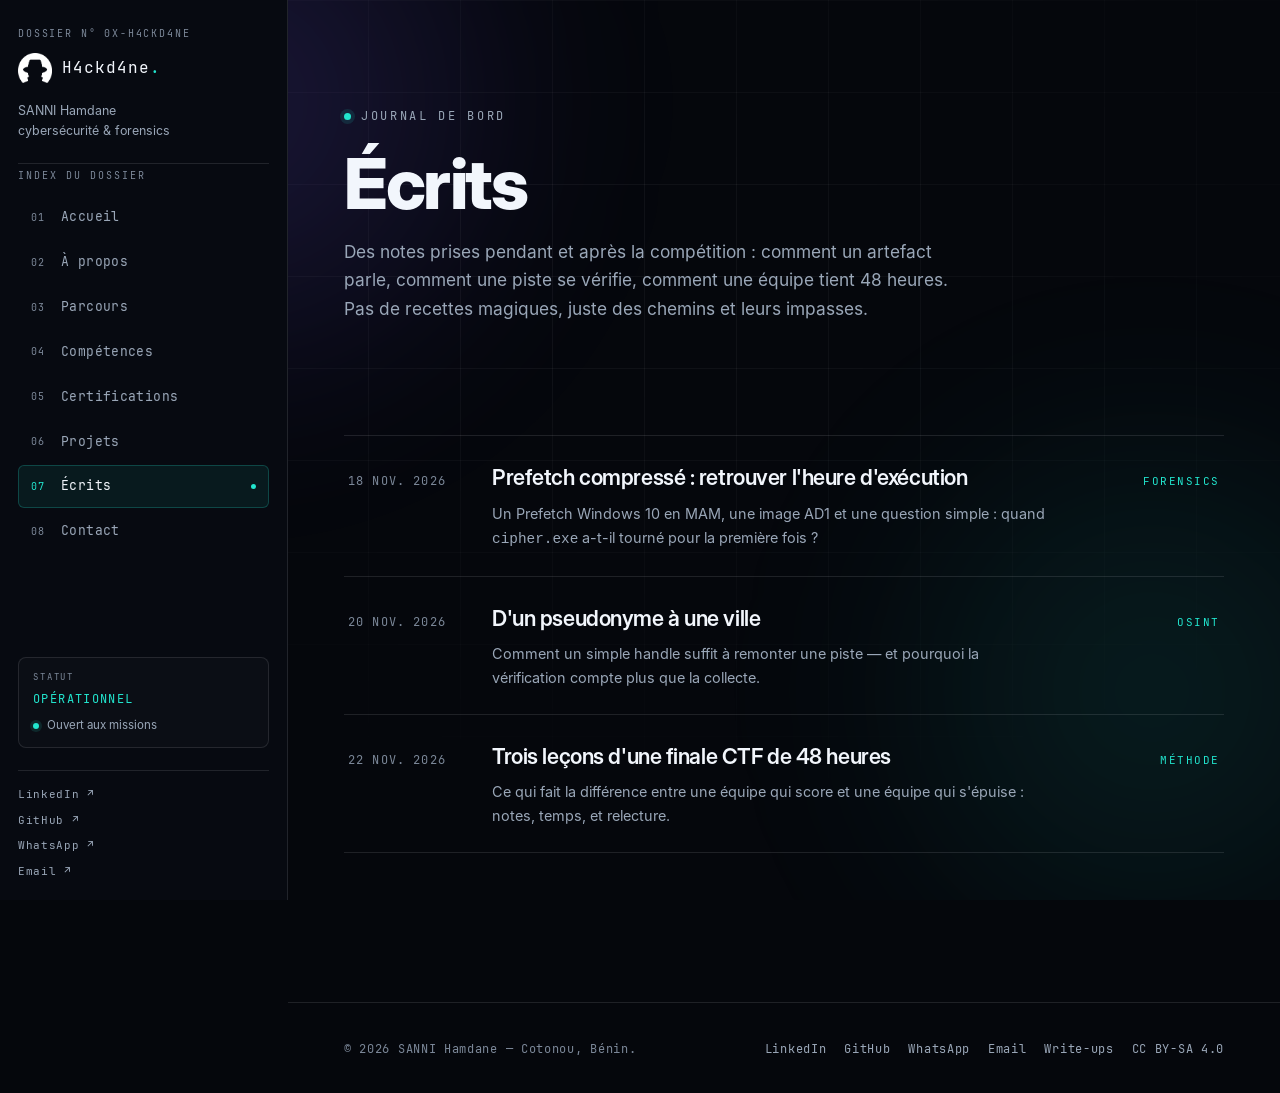
<file: blog/index.html>
<!doctype html>
<html lang="fr">
  <head>
    <meta charset="utf-8" />
    <meta name="viewport" content="width=device-width, initial-scale=1" />
    <title>Écrits — H4ckd4ne</title>
    <meta
      name="description"
      content="Articles de H4ckd4ne : forensics, OSINT, méthode CTF, coulisses des write-ups HackerLab 2026."
    />
    <meta name="theme-color" content="#05070c" />
    <link rel="canonical" href="https://h4ckd4ne.github.io/blog/" />
    <meta property="og:type" content="website" />
    <meta property="og:title" content="Écrits — H4ckd4ne" />
    <meta property="og:description" content="Forensics, OSINT, méthode CTF et coulisses des write-ups." />
    <meta property="og:image" content="https://h4ckd4ne.github.io/assets/img/og.jpg" />
    <link rel="icon" href="../assets/img/favicon.png" sizes="any" />
    <link rel="preload" href="../assets/fonts/Inter-Regular.woff2" as="font" type="font/woff2" crossorigin />
    <link rel="stylesheet" href="../assets/css/style.css" />
    <script>
      document.documentElement.classList.add("js");
    </script>
  </head>
  <body>
    <a class="skip-link" href="#contenu">Aller au contenu</a>
    <div class="backdrop" aria-hidden="true">
      <div class="backdrop__glow backdrop__glow--a"></div>
      <div class="backdrop__glow backdrop__glow--b"></div>
    </div>

    <header class="topbar">
      <a class="topbar__brand" href="../index.html" aria-label="H4ckd4ne, accueil">
        <img src="../assets/img/logo-mark.png" alt="" width="28" height="25" />
        <span class="topbar__brand-text">H4ckd4ne<span>.</span></span>
      </a>
      <button class="topbar__toggle" type="button" aria-expanded="false" aria-controls="sidebar" aria-label="Ouvrir le menu">
        <svg viewBox="0 0 24 24" fill="none" aria-hidden="true">
          <path d="M4 7h16M4 12h16M4 17h16" stroke="currentColor" stroke-width="1.8" stroke-linecap="round" />
        </svg>
      </button>
    </header>

    <aside class="sidebar" id="sidebar" aria-label="Index du dossier">
      <div class="sidebar__head">
        <p class="sidebar__kicker">Dossier n° 0X-H4CKD4NE</p>
        <a class="sidebar__brand" href="../index.html">
          <img src="../assets/img/logo-mark.png" alt="" width="34" height="30" />
          <span class="sidebar__brand-text">H4ckd4ne<span>.</span></span>
        </a>
        <p class="sidebar__role">SANNI Hamdane<br />cybersécurité &amp; forensics</p>
      </div>

      <p class="sidebar__index-label">Index du dossier</p>
      <nav class="side-nav" aria-label="Navigation principale">
        <a href="../index.html"><span class="side-nav__num">01</span>Accueil<span class="side-nav__dot" aria-hidden="true"></span></a>
        <a href="../index.html#apropos"><span class="side-nav__num">02</span>À propos<span class="side-nav__dot" aria-hidden="true"></span></a>
        <a href="../index.html#parcours"><span class="side-nav__num">03</span>Parcours<span class="side-nav__dot" aria-hidden="true"></span></a>
        <a href="../index.html#competences"><span class="side-nav__num">04</span>Compétences<span class="side-nav__dot" aria-hidden="true"></span></a>
        <a href="../index.html#certifications"><span class="side-nav__num">05</span>Certifications<span class="side-nav__dot" aria-hidden="true"></span></a>
        <a href="../index.html#projets"><span class="side-nav__num">06</span>Projets<span class="side-nav__dot" aria-hidden="true"></span></a>
        <a href="index.html" aria-current="true"><span class="side-nav__num">07</span>Écrits<span class="side-nav__dot" aria-hidden="true"></span></a>
        <a href="../index.html#contact"><span class="side-nav__num">08</span>Contact<span class="side-nav__dot" aria-hidden="true"></span></a>
      </nav>

      <div class="sidebar__status">
        <p class="sidebar__status-label">Statut</p>
        <p class="sidebar__status-value">Opérationnel</p>
        <p class="sidebar__status-line"><span class="dot" aria-hidden="true"></span>Ouvert aux missions</p>
      </div>

      <div class="sidebar__foot">
        <a href="https://www.linkedin.com/in/hamdane-sanni-b52a40360" target="_blank" rel="noopener">LinkedIn <span aria-hidden="true">↗</span></a>
        <a href="https://github.com/H4ckd4ne" rel="noopener">GitHub <span aria-hidden="true">↗</span></a>
        <a href="https://wa.me/2290156563606" rel="noopener">WhatsApp <span aria-hidden="true">↗</span></a>
        <a href="mailto:sannihamdane15@gmail.com">Email <span aria-hidden="true">↗</span></a>
      </div>
    </aside>
    <div class="scrim" aria-hidden="true"></div>

    <main id="contenu">
      <section class="blog-head container">
        <p class="eyebrow"><span class="eyebrow__dot" aria-hidden="true"></span>Journal de bord</p>
        <h1>Écrits</h1>
        <p>
          Des notes prises pendant et après la compétition : comment un artefact parle,
          comment une piste se vérifie, comment une équipe tient 48 heures. Pas de
          recettes magiques, juste des chemins et leurs impasses.
        </p>
      </section>

      <section class="container section--tight" aria-label="Liste des articles">
        <div class="posts">
          <a class="post-row" href="prefetch-compresse.html">
            <span class="post-row__date">18 nov. 2026</span>
            <span>
              <span class="post-row__title">Prefetch compressé : retrouver l'heure d'exécution</span>
              <span class="post-row__excerpt">
                Un Prefetch Windows 10 en MAM, une image AD1 et une question simple :
                quand <code>cipher.exe</code> a-t-il tourné pour la première fois ?
              </span>
            </span>
            <span class="post-row__tag">Forensics</span>
          </a>

          <a class="post-row" href="osint-pseudo-ville.html">
            <span class="post-row__date">20 nov. 2026</span>
            <span>
              <span class="post-row__title">D'un pseudonyme à une ville</span>
              <span class="post-row__excerpt">
                Comment un simple handle suffit à remonter une piste — et pourquoi la
                vérification compte plus que la collecte.
              </span>
            </span>
            <span class="post-row__tag">OSINT</span>
          </a>

          <a class="post-row" href="ctf-finale-lecons.html">
            <span class="post-row__date">22 nov. 2026</span>
            <span>
              <span class="post-row__title">Trois leçons d'une finale CTF de 48 heures</span>
              <span class="post-row__excerpt">
                Ce qui fait la différence entre une équipe qui score et une équipe qui
                s'épuise : notes, temps, et relecture.
              </span>
            </span>
            <span class="post-row__tag">Méthode</span>
          </a>
        </div>
      </section>
    </main>

    <footer class="site-footer">
      <div class="container site-footer__inner">
        <p>© <span data-year>2026</span> SANNI Hamdane — Cotonou, Bénin.</p>
        <div class="site-footer__links">
          <a href="https://www.linkedin.com/in/hamdane-sanni-b52a40360" target="_blank" rel="noopener">LinkedIn</a>
          <a href="https://github.com/H4ckd4ne" rel="noopener">GitHub</a>
          <a href="https://wa.me/2290156563606" rel="noopener">WhatsApp</a>
          <a href="mailto:sannihamdane15@gmail.com">Email</a>
          <a href="https://github.com/H4ckd4ne/hackerlab2026-writeups" rel="noopener">Write-ups</a>
          <a href="https://github.com/H4ckd4ne/hackerlab2026-writeups/blob/main/LICENSE" rel="noopener">CC BY-SA 4.0</a>
        </div>
      </div>
    </footer>
    <script src="../assets/js/main.js" defer></script>
  </body>
</html>
</file>
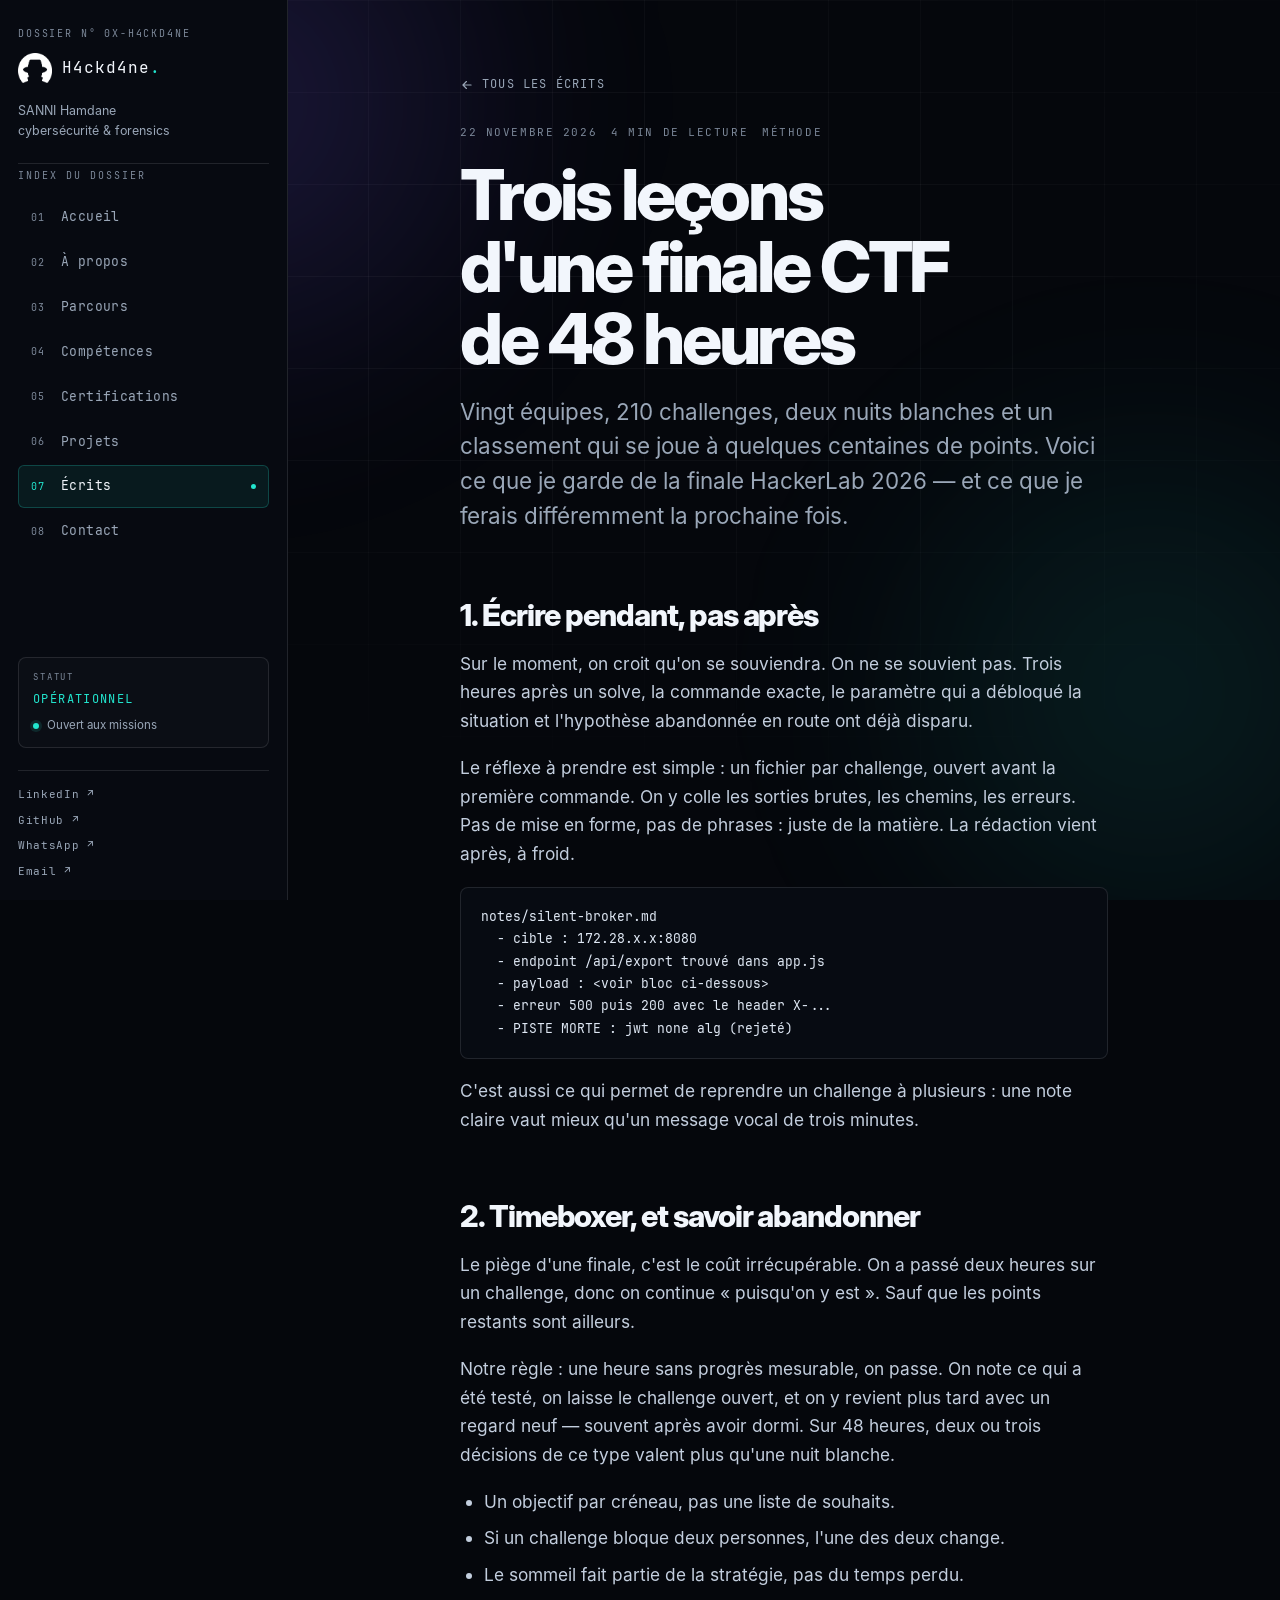
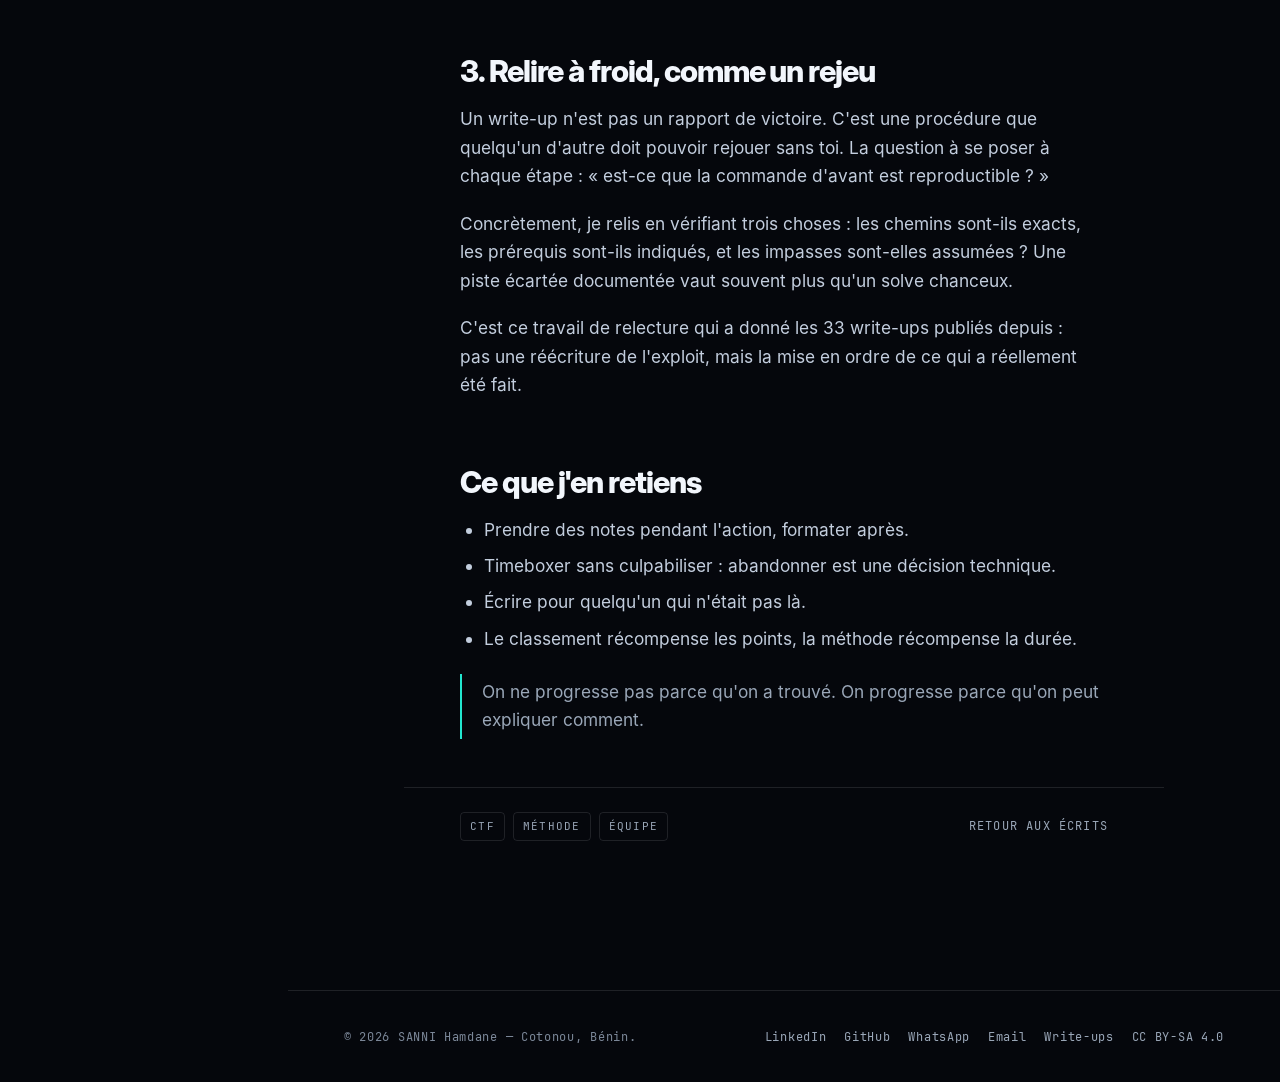
<file: blog/ctf-finale-lecons.html>
<!doctype html>
<html lang="fr">
  <head>
    <meta charset="utf-8" />
    <meta name="viewport" content="width=device-width, initial-scale=1" />
    <title>Trois leçons d'une finale CTF de 48 heures — H4ckd4ne</title>
    <meta
      name="description"
      content="Notes, timeboxing et relecture : ce qui fait la différence entre une équipe qui score et une équipe qui s'épuise pendant une finale CTF de 48 heures."
    />
    <meta name="theme-color" content="#05070c" />
    <link rel="canonical" href="https://h4ckd4ne.github.io/blog/ctf-finale-lecons.html" />
    <meta property="og:type" content="article" />
    <meta property="og:title" content="Trois leçons d'une finale CTF de 48 heures" />
    <meta property="og:description" content="Notes, timeboxing et relecture : la méthode avant les outils." />
    <meta property="og:image" content="https://h4ckd4ne.github.io/assets/img/og.jpg" />
    <link rel="icon" href="../assets/img/favicon.png" sizes="any" />
    <link rel="preload" href="../assets/fonts/Inter-Regular.woff2" as="font" type="font/woff2" crossorigin />
    <link rel="stylesheet" href="../assets/css/style.css" />
    <script>
      document.documentElement.classList.add("js");
    </script>
  </head>
  <body>
    <a class="skip-link" href="#contenu">Aller au contenu</a>
    <div class="backdrop" aria-hidden="true">
      <div class="backdrop__glow backdrop__glow--a"></div>
      <div class="backdrop__glow backdrop__glow--b"></div>
    </div>

    <header class="topbar">
      <a class="topbar__brand" href="../index.html" aria-label="H4ckd4ne, accueil">
        <img src="../assets/img/logo-mark.png" alt="" width="28" height="25" />
        <span class="topbar__brand-text">H4ckd4ne<span>.</span></span>
      </a>
      <button class="topbar__toggle" type="button" aria-expanded="false" aria-controls="sidebar" aria-label="Ouvrir le menu">
        <svg viewBox="0 0 24 24" fill="none" aria-hidden="true">
          <path d="M4 7h16M4 12h16M4 17h16" stroke="currentColor" stroke-width="1.8" stroke-linecap="round" />
        </svg>
      </button>
    </header>

    <aside class="sidebar" id="sidebar" aria-label="Index du dossier">
      <div class="sidebar__head">
        <p class="sidebar__kicker">Dossier n° 0X-H4CKD4NE</p>
        <a class="sidebar__brand" href="../index.html">
          <img src="../assets/img/logo-mark.png" alt="" width="34" height="30" />
          <span class="sidebar__brand-text">H4ckd4ne<span>.</span></span>
        </a>
        <p class="sidebar__role">SANNI Hamdane<br />cybersécurité &amp; forensics</p>
      </div>

      <p class="sidebar__index-label">Index du dossier</p>
      <nav class="side-nav" aria-label="Navigation principale">
        <a href="../index.html"><span class="side-nav__num">01</span>Accueil<span class="side-nav__dot" aria-hidden="true"></span></a>
        <a href="../index.html#apropos"><span class="side-nav__num">02</span>À propos<span class="side-nav__dot" aria-hidden="true"></span></a>
        <a href="../index.html#parcours"><span class="side-nav__num">03</span>Parcours<span class="side-nav__dot" aria-hidden="true"></span></a>
        <a href="../index.html#competences"><span class="side-nav__num">04</span>Compétences<span class="side-nav__dot" aria-hidden="true"></span></a>
        <a href="../index.html#certifications"><span class="side-nav__num">05</span>Certifications<span class="side-nav__dot" aria-hidden="true"></span></a>
        <a href="../index.html#projets"><span class="side-nav__num">06</span>Projets<span class="side-nav__dot" aria-hidden="true"></span></a>
        <a href="index.html" aria-current="true"><span class="side-nav__num">07</span>Écrits<span class="side-nav__dot" aria-hidden="true"></span></a>
        <a href="../index.html#contact"><span class="side-nav__num">08</span>Contact<span class="side-nav__dot" aria-hidden="true"></span></a>
      </nav>

      <div class="sidebar__status">
        <p class="sidebar__status-label">Statut</p>
        <p class="sidebar__status-value">Opérationnel</p>
        <p class="sidebar__status-line"><span class="dot" aria-hidden="true"></span>Ouvert aux missions</p>
      </div>

      <div class="sidebar__foot">
        <a href="https://www.linkedin.com/in/hamdane-sanni-b52a40360" target="_blank" rel="noopener">LinkedIn <span aria-hidden="true">↗</span></a>
        <a href="https://github.com/H4ckd4ne" rel="noopener">GitHub <span aria-hidden="true">↗</span></a>
        <a href="https://wa.me/2290156563606" rel="noopener">WhatsApp <span aria-hidden="true">↗</span></a>
        <a href="mailto:sannihamdane15@gmail.com">Email <span aria-hidden="true">↗</span></a>
      </div>
    </aside>
    <div class="scrim" aria-hidden="true"></div>

    <main id="contenu">
      <article class="article" aria-labelledby="titre-article">
        <header class="article__header">
          <a class="article__back" href="index.html">
            <svg width="14" height="14" viewBox="0 0 24 24" fill="none" aria-hidden="true">
              <path d="M19 12H5M11 6l-6 6 6 6" stroke="currentColor" stroke-width="2" stroke-linecap="round" stroke-linejoin="round" />
            </svg>
            Tous les écrits
          </a>
          <div class="article__meta">
            <span>22 novembre 2026</span>
            <span>4 min de lecture</span>
            <span>Méthode</span>
          </div>
          <h1 id="titre-article">Trois leçons d'une finale CTF de 48 heures</h1>
          <p class="article__lead">
            Vingt équipes, 210 challenges, deux nuits blanches et un classement qui se
            joue à quelques centaines de points. Voici ce que je garde de la finale
            HackerLab 2026 — et ce que je ferais différemment la prochaine fois.
          </p>
        </header>

        <div class="article__body">
          <h2>1. Écrire pendant, pas après</h2>
          <p>
            Sur le moment, on croit qu'on se souviendra. On ne se souvient pas. Trois
            heures après un solve, la commande exacte, le paramètre qui a débloqué la
            situation et l'hypothèse abandonnée en route ont déjà disparu.
          </p>
          <p>
            Le réflexe à prendre est simple : un fichier par challenge, ouvert avant la
            première commande. On y colle les sorties brutes, les chemins, les erreurs.
            Pas de mise en forme, pas de phrases : juste de la matière. La rédaction
            vient après, à froid.
          </p>
          <pre><code>notes/silent-broker.md
  - cible : 172.28.x.x:8080
  - endpoint /api/export trouvé dans app.js
  - payload : &lt;voir bloc ci-dessous&gt;
  - erreur 500 puis 200 avec le header X-...
  - PISTE MORTE : jwt none alg (rejeté)</code></pre>
          <p>
            C'est aussi ce qui permet de reprendre un challenge à plusieurs : une note
            claire vaut mieux qu'un message vocal de trois minutes.
          </p>

          <h2>2. Timeboxer, et savoir abandonner</h2>
          <p>
            Le piège d'une finale, c'est le coût irrécupérable. On a passé deux heures
            sur un challenge, donc on continue « puisqu'on y est ». Sauf que les points
            restants sont ailleurs.
          </p>
          <p>
            Notre règle : une heure sans progrès mesurable, on passe. On note ce qui a
            été testé, on laisse le challenge ouvert, et on y revient plus tard avec un
            regard neuf — souvent après avoir dormi. Sur 48 heures, deux ou trois
            décisions de ce type valent plus qu'une nuit blanche.
          </p>
          <ul>
            <li>Un objectif par créneau, pas une liste de souhaits.</li>
            <li>Si un challenge bloque deux personnes, l'une des deux change.</li>
            <li>Le sommeil fait partie de la stratégie, pas du temps perdu.</li>
          </ul>

          <h2>3. Relire à froid, comme un rejeu</h2>
          <p>
            Un write-up n'est pas un rapport de victoire. C'est une procédure que
            quelqu'un d'autre doit pouvoir rejouer sans toi. La question à se poser à
            chaque étape : « est-ce que la commande d'avant est reproductible ? »
          </p>
          <p>
            Concrètement, je relis en vérifiant trois choses : les chemins sont-ils
            exacts, les prérequis sont-ils indiqués, et les impasses sont-elles
            assumées ? Une piste écartée documentée vaut souvent plus qu'un solve
            chanceux.
          </p>
          <p>
            C'est ce travail de relecture qui a donné les 33 write-ups publiés depuis :
            pas une réécriture de l'exploit, mais la mise en ordre de ce qui a réellement
            été fait.
          </p>

          <h2>Ce que j'en retiens</h2>
          <ul>
            <li>Prendre des notes pendant l'action, formater après.</li>
            <li>Timeboxer sans culpabiliser : abandonner est une décision technique.</li>
            <li>Écrire pour quelqu'un qui n'était pas là.</li>
            <li>Le classement récompense les points, la méthode récompense la durée.</li>
          </ul>

          <blockquote>
            On ne progresse pas parce qu'on a trouvé. On progresse parce qu'on peut
            expliquer comment.
          </blockquote>
        </div>

        <footer class="article__footer">
          <div class="tag-list">
            <span class="tag">CTF</span>
            <span class="tag">Méthode</span>
            <span class="tag">Équipe</span>
          </div>
          <a class="article__back" href="index.html" style="margin: 0">Retour aux écrits</a>
        </footer>
      </article>
    </main>

    <footer class="site-footer">
      <div class="container site-footer__inner">
        <p>© <span data-year>2026</span> SANNI Hamdane — Cotonou, Bénin.</p>
        <div class="site-footer__links">
          <a href="https://www.linkedin.com/in/hamdane-sanni-b52a40360" target="_blank" rel="noopener">LinkedIn</a>
          <a href="https://github.com/H4ckd4ne" rel="noopener">GitHub</a>
          <a href="https://wa.me/2290156563606" rel="noopener">WhatsApp</a>
          <a href="mailto:sannihamdane15@gmail.com">Email</a>
          <a href="https://github.com/H4ckd4ne/hackerlab2026-writeups" rel="noopener">Write-ups</a>
          <a href="https://github.com/H4ckd4ne/hackerlab2026-writeups/blob/main/LICENSE" rel="noopener">CC BY-SA 4.0</a>
        </div>
      </div>
    </footer>
    <script src="../assets/js/main.js" defer></script>
  </body>
</html>
</file>
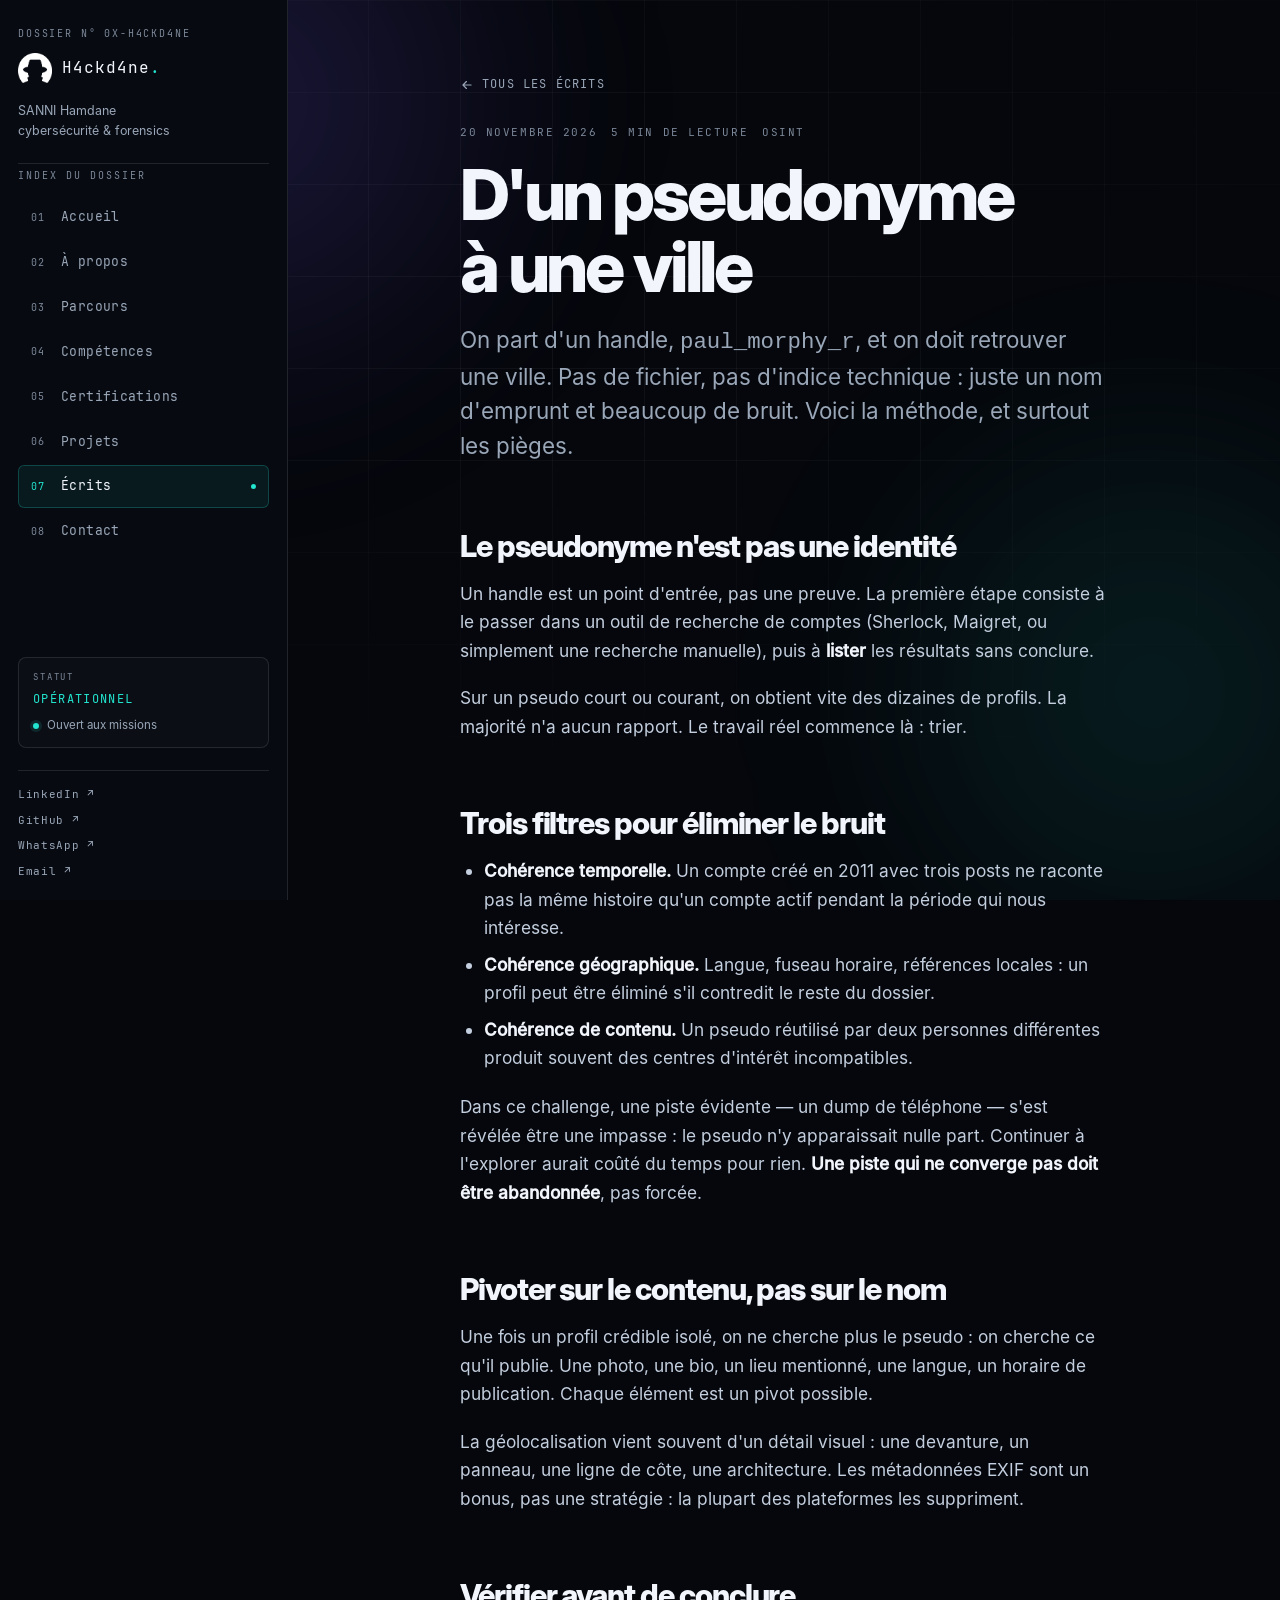
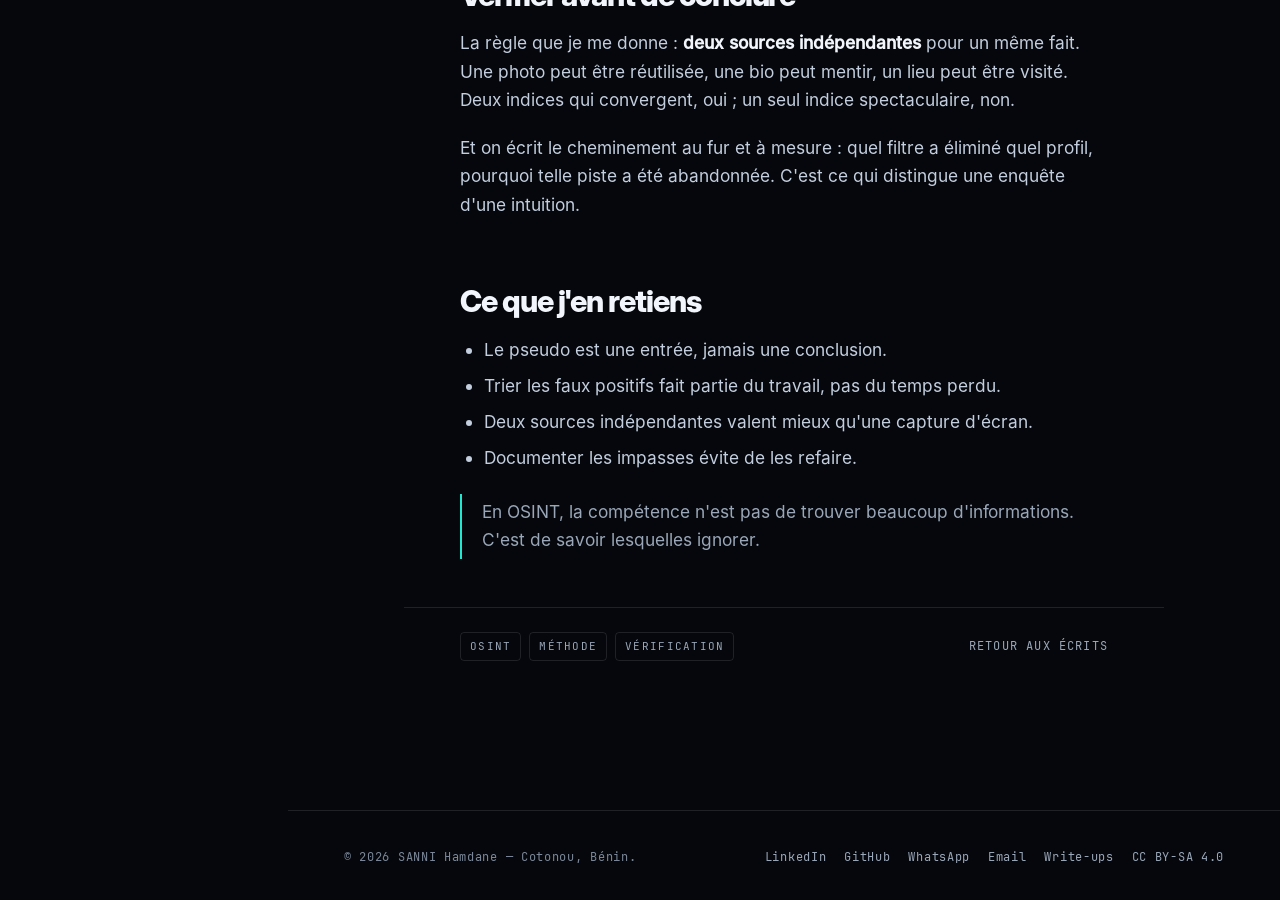
<file: blog/osint-pseudo-ville.html>
<!doctype html>
<html lang="fr">
  <head>
    <meta charset="utf-8" />
    <meta name="viewport" content="width=device-width, initial-scale=1" />
    <title>D'un pseudonyme à une ville — H4ckd4ne</title>
    <meta
      name="description"
      content="Méthode OSINT : partir d'un simple pseudonyme, trier les faux positifs, pivoter sur le contenu et vérifier avant de conclure."
    />
    <meta name="theme-color" content="#05070c" />
    <link rel="canonical" href="https://h4ckd4ne.github.io/blog/osint-pseudo-ville.html" />
    <meta property="og:type" content="article" />
    <meta property="og:title" content="D'un pseudonyme à une ville" />
    <meta property="og:description" content="Comment un handle suffit à remonter une piste — et pourquoi la vérification compte plus que la collecte." />
    <meta property="og:image" content="https://h4ckd4ne.github.io/assets/img/og.jpg" />
    <link rel="icon" href="../assets/img/favicon.png" sizes="any" />
    <link rel="preload" href="../assets/fonts/Inter-Regular.woff2" as="font" type="font/woff2" crossorigin />
    <link rel="stylesheet" href="../assets/css/style.css" />
    <script>
      document.documentElement.classList.add("js");
    </script>
  </head>
  <body>
    <a class="skip-link" href="#contenu">Aller au contenu</a>
    <div class="backdrop" aria-hidden="true">
      <div class="backdrop__glow backdrop__glow--a"></div>
      <div class="backdrop__glow backdrop__glow--b"></div>
    </div>

    <header class="topbar">
      <a class="topbar__brand" href="../index.html" aria-label="H4ckd4ne, accueil">
        <img src="../assets/img/logo-mark.png" alt="" width="28" height="25" />
        <span class="topbar__brand-text">H4ckd4ne<span>.</span></span>
      </a>
      <button class="topbar__toggle" type="button" aria-expanded="false" aria-controls="sidebar" aria-label="Ouvrir le menu">
        <svg viewBox="0 0 24 24" fill="none" aria-hidden="true">
          <path d="M4 7h16M4 12h16M4 17h16" stroke="currentColor" stroke-width="1.8" stroke-linecap="round" />
        </svg>
      </button>
    </header>

    <aside class="sidebar" id="sidebar" aria-label="Index du dossier">
      <div class="sidebar__head">
        <p class="sidebar__kicker">Dossier n° 0X-H4CKD4NE</p>
        <a class="sidebar__brand" href="../index.html">
          <img src="../assets/img/logo-mark.png" alt="" width="34" height="30" />
          <span class="sidebar__brand-text">H4ckd4ne<span>.</span></span>
        </a>
        <p class="sidebar__role">SANNI Hamdane<br />cybersécurité &amp; forensics</p>
      </div>

      <p class="sidebar__index-label">Index du dossier</p>
      <nav class="side-nav" aria-label="Navigation principale">
        <a href="../index.html"><span class="side-nav__num">01</span>Accueil<span class="side-nav__dot" aria-hidden="true"></span></a>
        <a href="../index.html#apropos"><span class="side-nav__num">02</span>À propos<span class="side-nav__dot" aria-hidden="true"></span></a>
        <a href="../index.html#parcours"><span class="side-nav__num">03</span>Parcours<span class="side-nav__dot" aria-hidden="true"></span></a>
        <a href="../index.html#competences"><span class="side-nav__num">04</span>Compétences<span class="side-nav__dot" aria-hidden="true"></span></a>
        <a href="../index.html#certifications"><span class="side-nav__num">05</span>Certifications<span class="side-nav__dot" aria-hidden="true"></span></a>
        <a href="../index.html#projets"><span class="side-nav__num">06</span>Projets<span class="side-nav__dot" aria-hidden="true"></span></a>
        <a href="index.html" aria-current="true"><span class="side-nav__num">07</span>Écrits<span class="side-nav__dot" aria-hidden="true"></span></a>
        <a href="../index.html#contact"><span class="side-nav__num">08</span>Contact<span class="side-nav__dot" aria-hidden="true"></span></a>
      </nav>

      <div class="sidebar__status">
        <p class="sidebar__status-label">Statut</p>
        <p class="sidebar__status-value">Opérationnel</p>
        <p class="sidebar__status-line"><span class="dot" aria-hidden="true"></span>Ouvert aux missions</p>
      </div>

      <div class="sidebar__foot">
        <a href="https://www.linkedin.com/in/hamdane-sanni-b52a40360" target="_blank" rel="noopener">LinkedIn <span aria-hidden="true">↗</span></a>
        <a href="https://github.com/H4ckd4ne" rel="noopener">GitHub <span aria-hidden="true">↗</span></a>
        <a href="https://wa.me/2290156563606" rel="noopener">WhatsApp <span aria-hidden="true">↗</span></a>
        <a href="mailto:sannihamdane15@gmail.com">Email <span aria-hidden="true">↗</span></a>
      </div>
    </aside>
    <div class="scrim" aria-hidden="true"></div>

    <main id="contenu">
      <article class="article" aria-labelledby="titre-article">
        <header class="article__header">
          <a class="article__back" href="index.html">
            <svg width="14" height="14" viewBox="0 0 24 24" fill="none" aria-hidden="true">
              <path d="M19 12H5M11 6l-6 6 6 6" stroke="currentColor" stroke-width="2" stroke-linecap="round" stroke-linejoin="round" />
            </svg>
            Tous les écrits
          </a>
          <div class="article__meta">
            <span>20 novembre 2026</span>
            <span>5 min de lecture</span>
            <span>OSINT</span>
          </div>
          <h1 id="titre-article">D'un pseudonyme à une ville</h1>
          <p class="article__lead">
            On part d'un handle, <code>paul_morphy_r</code>, et on doit retrouver une
            ville. Pas de fichier, pas d'indice technique : juste un nom d'emprunt et
            beaucoup de bruit. Voici la méthode, et surtout les pièges.
          </p>
        </header>

        <div class="article__body">
          <h2>Le pseudonyme n'est pas une identité</h2>
          <p>
            Un handle est un point d'entrée, pas une preuve. La première étape consiste
            à le passer dans un outil de recherche de comptes (Sherlock, Maigret, ou
            simplement une recherche manuelle), puis à <strong>lister</strong> les
            résultats sans conclure.
          </p>
          <p>
            Sur un pseudo court ou courant, on obtient vite des dizaines de profils.
            La majorité n'a aucun rapport. Le travail réel commence là : trier.
          </p>

          <h2>Trois filtres pour éliminer le bruit</h2>
          <ul>
            <li>
              <strong>Cohérence temporelle.</strong> Un compte créé en 2011 avec trois
              posts ne raconte pas la même histoire qu'un compte actif pendant la
              période qui nous intéresse.
            </li>
            <li>
              <strong>Cohérence géographique.</strong> Langue, fuseau horaire, références
              locales : un profil peut être éliminé s'il contredit le reste du dossier.
            </li>
            <li>
              <strong>Cohérence de contenu.</strong> Un pseudo réutilisé par deux
              personnes différentes produit souvent des centres d'intérêt incompatibles.
            </li>
          </ul>
          <p>
            Dans ce challenge, une piste évidente — un dump de téléphone — s'est révélée
            être une impasse : le pseudo n'y apparaissait nulle part. Continuer à
            l'explorer aurait coûté du temps pour rien. <strong>Une piste qui ne
            converge pas doit être abandonnée</strong>, pas forcée.
          </p>

          <h2>Pivoter sur le contenu, pas sur le nom</h2>
          <p>
            Une fois un profil crédible isolé, on ne cherche plus le pseudo : on cherche
            ce qu'il publie. Une photo, une bio, un lieu mentionné, une langue, un
            horaire de publication. Chaque élément est un pivot possible.
          </p>
          <p>
            La géolocalisation vient souvent d'un détail visuel : une devanture, un
            panneau, une ligne de côte, une architecture. Les métadonnées EXIF sont un
            bonus, pas une stratégie : la plupart des plateformes les suppriment.
          </p>

          <h2>Vérifier avant de conclure</h2>
          <p>
            La règle que je me donne : <strong>deux sources indépendantes</strong> pour
            un même fait. Une photo peut être réutilisée, une bio peut mentir, un lieu
            peut être visité. Deux indices qui convergent, oui ; un seul indice
            spectaculaire, non.
          </p>
          <p>
            Et on écrit le cheminement au fur et à mesure : quel filtre a éliminé quel
            profil, pourquoi telle piste a été abandonnée. C'est ce qui distingue une
            enquête d'une intuition.
          </p>

          <h2>Ce que j'en retiens</h2>
          <ul>
            <li>Le pseudo est une entrée, jamais une conclusion.</li>
            <li>Trier les faux positifs fait partie du travail, pas du temps perdu.</li>
            <li>Deux sources indépendantes valent mieux qu'une capture d'écran.</li>
            <li>Documenter les impasses évite de les refaire.</li>
          </ul>

          <blockquote>
            En OSINT, la compétence n'est pas de trouver beaucoup d'informations.
            C'est de savoir lesquelles ignorer.
          </blockquote>
        </div>

        <footer class="article__footer">
          <div class="tag-list">
            <span class="tag">OSINT</span>
            <span class="tag">Méthode</span>
            <span class="tag">Vérification</span>
          </div>
          <a class="article__back" href="index.html" style="margin: 0">Retour aux écrits</a>
        </footer>
      </article>
    </main>

    <footer class="site-footer">
      <div class="container site-footer__inner">
        <p>© <span data-year>2026</span> SANNI Hamdane — Cotonou, Bénin.</p>
        <div class="site-footer__links">
          <a href="https://www.linkedin.com/in/hamdane-sanni-b52a40360" target="_blank" rel="noopener">LinkedIn</a>
          <a href="https://github.com/H4ckd4ne" rel="noopener">GitHub</a>
          <a href="https://wa.me/2290156563606" rel="noopener">WhatsApp</a>
          <a href="mailto:sannihamdane15@gmail.com">Email</a>
          <a href="https://github.com/H4ckd4ne/hackerlab2026-writeups" rel="noopener">Write-ups</a>
          <a href="https://github.com/H4ckd4ne/hackerlab2026-writeups/blob/main/LICENSE" rel="noopener">CC BY-SA 4.0</a>
        </div>
      </div>
    </footer>
    <script src="../assets/js/main.js" defer></script>
  </body>
</html>
</file>
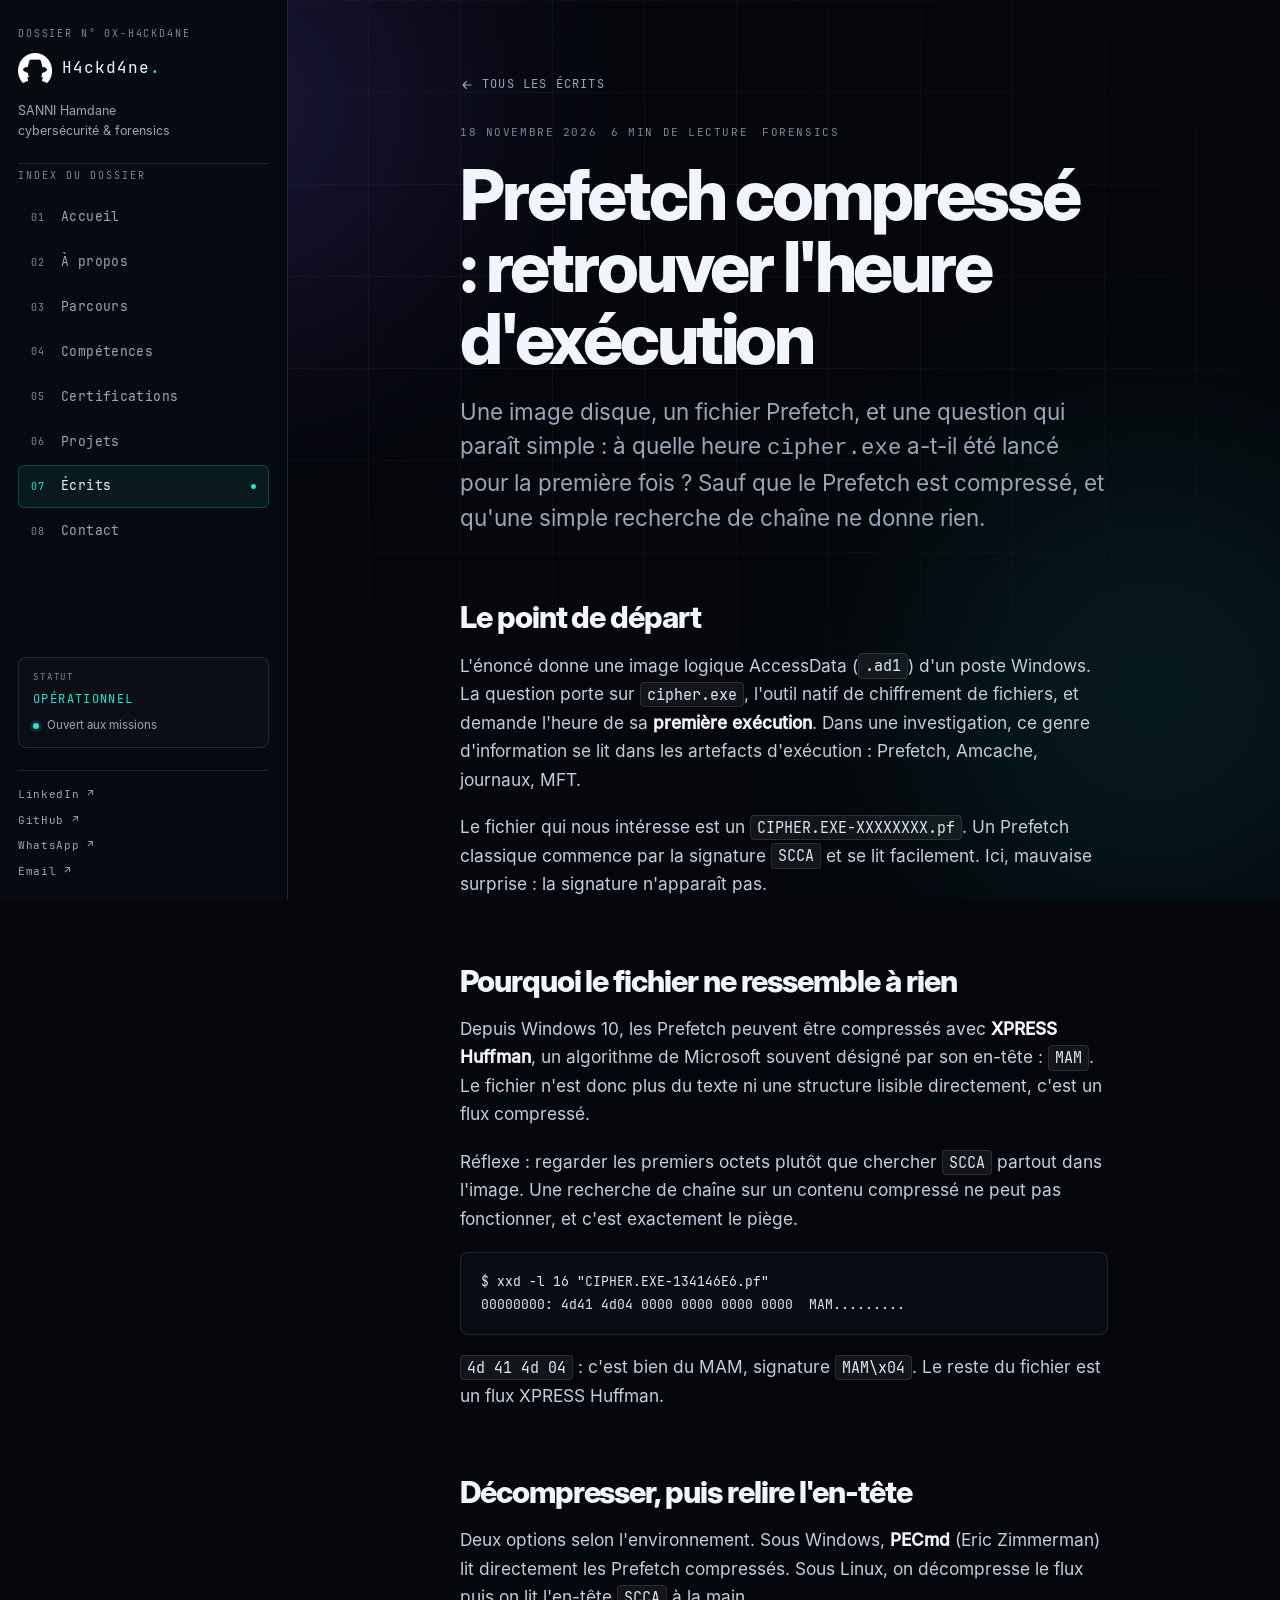
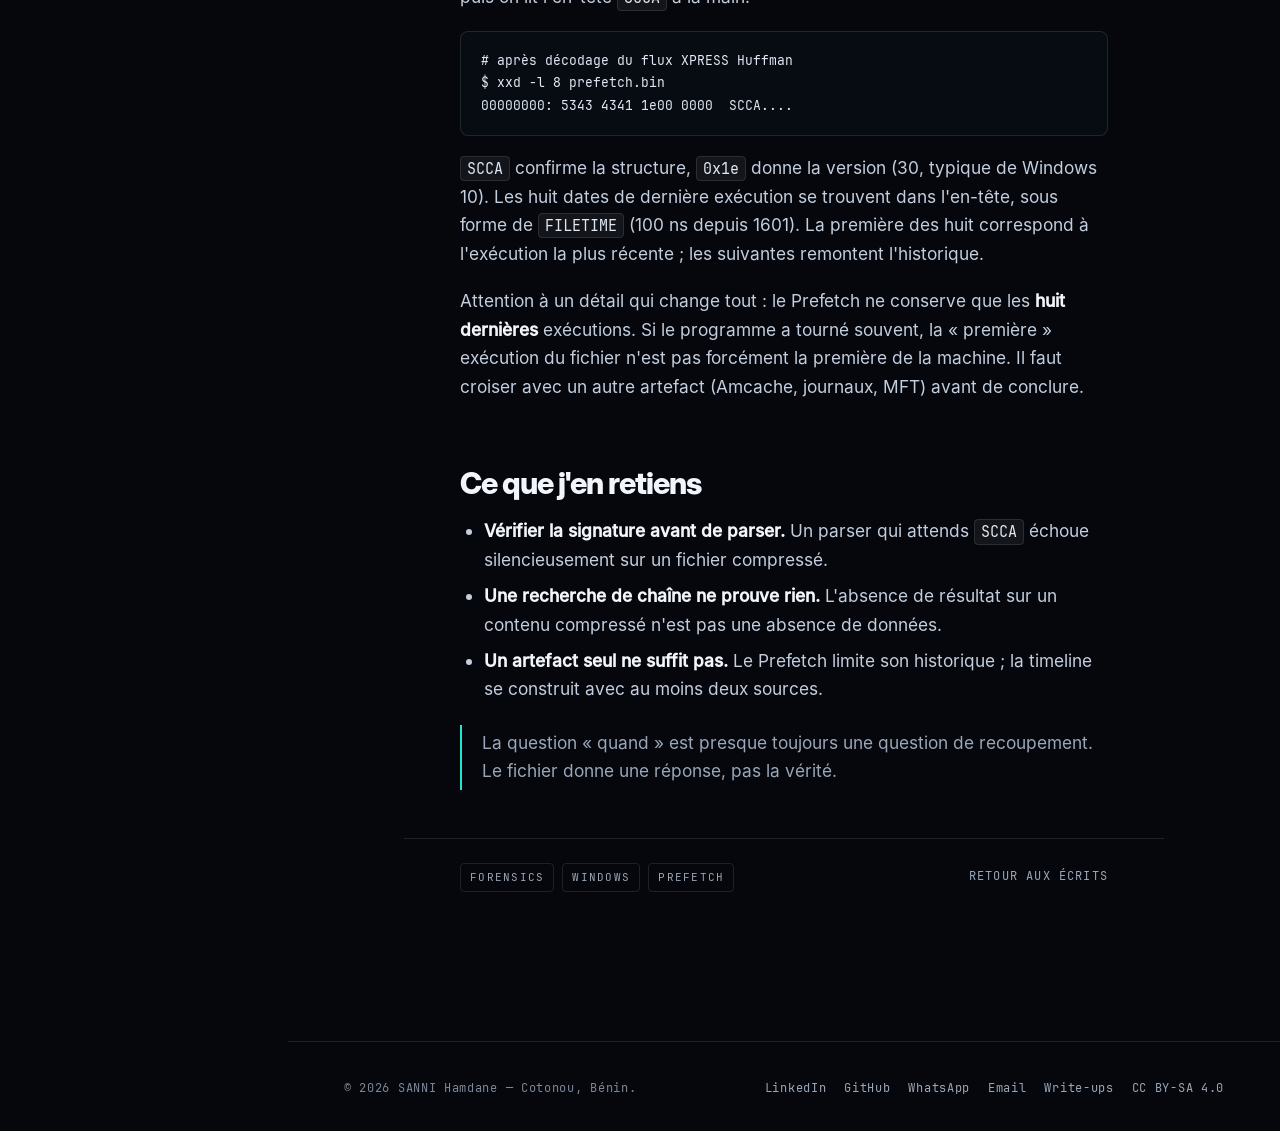
<file: blog/prefetch-compresse.html>
<!doctype html>
<html lang="fr">
  <head>
    <meta charset="utf-8" />
    <meta name="viewport" content="width=device-width, initial-scale=1" />
    <title>Prefetch compressé : retrouver l'heure d'exécution — H4ckd4ne</title>
    <meta
      name="description"
      content="Comment retrouver l'heure de première exécution de cipher.exe dans un Prefetch Windows 10 compressé, au sein d'une image AD1."
    />
    <meta name="theme-color" content="#05070c" />
    <link rel="canonical" href="https://h4ckd4ne.github.io/blog/prefetch-compresse.html" />
    <meta property="og:type" content="article" />
    <meta property="og:title" content="Prefetch compressé : retrouver l'heure d'exécution" />
    <meta property="og:description" content="Un Prefetch Windows 10 en MAM, une image AD1, et une question de timeline." />
    <meta property="og:image" content="https://h4ckd4ne.github.io/assets/img/og.jpg" />
    <link rel="icon" href="../assets/img/favicon.png" sizes="any" />
    <link rel="preload" href="../assets/fonts/Inter-Regular.woff2" as="font" type="font/woff2" crossorigin />
    <link rel="stylesheet" href="../assets/css/style.css" />
    <script>
      document.documentElement.classList.add("js");
    </script>
  </head>
  <body>
    <a class="skip-link" href="#contenu">Aller au contenu</a>
    <div class="backdrop" aria-hidden="true">
      <div class="backdrop__glow backdrop__glow--a"></div>
      <div class="backdrop__glow backdrop__glow--b"></div>
    </div>

    <header class="topbar">
      <a class="topbar__brand" href="../index.html" aria-label="H4ckd4ne, accueil">
        <img src="../assets/img/logo-mark.png" alt="" width="28" height="25" />
        <span class="topbar__brand-text">H4ckd4ne<span>.</span></span>
      </a>
      <button class="topbar__toggle" type="button" aria-expanded="false" aria-controls="sidebar" aria-label="Ouvrir le menu">
        <svg viewBox="0 0 24 24" fill="none" aria-hidden="true">
          <path d="M4 7h16M4 12h16M4 17h16" stroke="currentColor" stroke-width="1.8" stroke-linecap="round" />
        </svg>
      </button>
    </header>

    <aside class="sidebar" id="sidebar" aria-label="Index du dossier">
      <div class="sidebar__head">
        <p class="sidebar__kicker">Dossier n° 0X-H4CKD4NE</p>
        <a class="sidebar__brand" href="../index.html">
          <img src="../assets/img/logo-mark.png" alt="" width="34" height="30" />
          <span class="sidebar__brand-text">H4ckd4ne<span>.</span></span>
        </a>
        <p class="sidebar__role">SANNI Hamdane<br />cybersécurité &amp; forensics</p>
      </div>

      <p class="sidebar__index-label">Index du dossier</p>
      <nav class="side-nav" aria-label="Navigation principale">
        <a href="../index.html"><span class="side-nav__num">01</span>Accueil<span class="side-nav__dot" aria-hidden="true"></span></a>
        <a href="../index.html#apropos"><span class="side-nav__num">02</span>À propos<span class="side-nav__dot" aria-hidden="true"></span></a>
        <a href="../index.html#parcours"><span class="side-nav__num">03</span>Parcours<span class="side-nav__dot" aria-hidden="true"></span></a>
        <a href="../index.html#competences"><span class="side-nav__num">04</span>Compétences<span class="side-nav__dot" aria-hidden="true"></span></a>
        <a href="../index.html#certifications"><span class="side-nav__num">05</span>Certifications<span class="side-nav__dot" aria-hidden="true"></span></a>
        <a href="../index.html#projets"><span class="side-nav__num">06</span>Projets<span class="side-nav__dot" aria-hidden="true"></span></a>
        <a href="index.html" aria-current="true"><span class="side-nav__num">07</span>Écrits<span class="side-nav__dot" aria-hidden="true"></span></a>
        <a href="../index.html#contact"><span class="side-nav__num">08</span>Contact<span class="side-nav__dot" aria-hidden="true"></span></a>
      </nav>

      <div class="sidebar__status">
        <p class="sidebar__status-label">Statut</p>
        <p class="sidebar__status-value">Opérationnel</p>
        <p class="sidebar__status-line"><span class="dot" aria-hidden="true"></span>Ouvert aux missions</p>
      </div>

      <div class="sidebar__foot">
        <a href="https://www.linkedin.com/in/hamdane-sanni-b52a40360" target="_blank" rel="noopener">LinkedIn <span aria-hidden="true">↗</span></a>
        <a href="https://github.com/H4ckd4ne" rel="noopener">GitHub <span aria-hidden="true">↗</span></a>
        <a href="https://wa.me/2290156563606" rel="noopener">WhatsApp <span aria-hidden="true">↗</span></a>
        <a href="mailto:sannihamdane15@gmail.com">Email <span aria-hidden="true">↗</span></a>
      </div>
    </aside>
    <div class="scrim" aria-hidden="true"></div>

    <main id="contenu">
      <article class="article" aria-labelledby="titre-article">
        <header class="article__header">
          <a class="article__back" href="index.html">
            <svg width="14" height="14" viewBox="0 0 24 24" fill="none" aria-hidden="true">
              <path d="M19 12H5M11 6l-6 6 6 6" stroke="currentColor" stroke-width="2" stroke-linecap="round" stroke-linejoin="round" />
            </svg>
            Tous les écrits
          </a>
          <div class="article__meta">
            <span>18 novembre 2026</span>
            <span>6 min de lecture</span>
            <span>Forensics</span>
          </div>
          <h1 id="titre-article">Prefetch compressé : retrouver l'heure d'exécution</h1>
          <p class="article__lead">
            Une image disque, un fichier Prefetch, et une question qui paraît simple :
            à quelle heure <code>cipher.exe</code> a-t-il été lancé pour la première fois ?
            Sauf que le Prefetch est compressé, et qu'une simple recherche de chaîne ne
            donne rien.
          </p>
        </header>

        <div class="article__body">
          <h2>Le point de départ</h2>
          <p>
            L'énoncé donne une image logique AccessData (<code>.ad1</code>) d'un poste
            Windows. La question porte sur <code>cipher.exe</code>, l'outil natif de
            chiffrement de fichiers, et demande l'heure de sa <strong>première
            exécution</strong>. Dans une investigation, ce genre d'information se lit
            dans les artefacts d'exécution : Prefetch, Amcache, journaux, MFT.
          </p>
          <p>
            Le fichier qui nous intéresse est un <code>CIPHER.EXE-XXXXXXXX.pf</code>.
            Un Prefetch classique commence par la signature <code>SCCA</code> et se lit
            facilement. Ici, mauvaise surprise : la signature n'apparaît pas.
          </p>

          <h2>Pourquoi le fichier ne ressemble à rien</h2>
          <p>
            Depuis Windows 10, les Prefetch peuvent être compressés avec
            <strong>XPRESS Huffman</strong>, un algorithme de Microsoft souvent désigné
            par son en-tête : <code>MAM</code>. Le fichier n'est donc plus du texte ni
            une structure lisible directement, c'est un flux compressé.
          </p>
          <p>
            Réflexe : regarder les premiers octets plutôt que chercher <code>SCCA</code>
            partout dans l'image. Une recherche de chaîne sur un contenu compressé ne
            peut pas fonctionner, et c'est exactement le piège.
          </p>

          <pre><code>$ xxd -l 16 "CIPHER.EXE-134146E6.pf"
00000000: 4d41 4d04 0000 0000 0000 0000  MAM.........</code></pre>

          <p>
            <code>4d 41 4d 04</code> : c'est bien du MAM, signature
            <code>MAM\x04</code>. Le reste du fichier est un flux XPRESS Huffman.
          </p>

          <h2>Décompresser, puis relire l'en-tête</h2>
          <p>
            Deux options selon l'environnement. Sous Windows, <strong>PECmd</strong>
            (Eric Zimmerman) lit directement les Prefetch compressés. Sous Linux, on
            décompresse le flux puis on lit l'en-tête <code>SCCA</code> à la main.
          </p>

          <pre><code># après décodage du flux XPRESS Huffman
$ xxd -l 8 prefetch.bin
00000000: 5343 4341 1e00 0000  SCCA....</code></pre>

          <p>
            <code>SCCA</code> confirme la structure, <code>0x1e</code> donne la version
            (30, typique de Windows 10). Les huit dates de dernière exécution se trouvent
            dans l'en-tête, sous forme de <code>FILETIME</code> (100 ns depuis 1601).
            La première des huit correspond à l'exécution la plus récente ; les suivantes
            remontent l'historique.
          </p>
          <p>
            Attention à un détail qui change tout : le Prefetch ne conserve que les
            <strong>huit dernières</strong> exécutions. Si le programme a tourné souvent,
            la « première » exécution du fichier n'est pas forcément la première de la
            machine. Il faut croiser avec un autre artefact (Amcache, journaux, MFT)
            avant de conclure.
          </p>

          <h2>Ce que j'en retiens</h2>
          <ul>
            <li>
              <strong>Vérifier la signature avant de parser.</strong> Un parser qui
              attends <code>SCCA</code> échoue silencieusement sur un fichier compressé.
            </li>
            <li>
              <strong>Une recherche de chaîne ne prouve rien.</strong> L'absence de
              résultat sur un contenu compressé n'est pas une absence de données.
            </li>
            <li>
              <strong>Un artefact seul ne suffit pas.</strong> Le Prefetch limite son
              historique ; la timeline se construit avec au moins deux sources.
            </li>
          </ul>

          <blockquote>
            La question « quand » est presque toujours une question de recoupement.
            Le fichier donne une réponse, pas la vérité.
          </blockquote>
        </div>

        <footer class="article__footer">
          <div class="tag-list">
            <span class="tag">Forensics</span>
            <span class="tag">Windows</span>
            <span class="tag">Prefetch</span>
          </div>
          <a class="article__back" href="index.html" style="margin: 0">Retour aux écrits</a>
        </footer>
      </article>
    </main>

    <footer class="site-footer">
      <div class="container site-footer__inner">
        <p>© <span data-year>2026</span> SANNI Hamdane — Cotonou, Bénin.</p>
        <div class="site-footer__links">
          <a href="https://www.linkedin.com/in/hamdane-sanni-b52a40360" target="_blank" rel="noopener">LinkedIn</a>
          <a href="https://github.com/H4ckd4ne" rel="noopener">GitHub</a>
          <a href="https://wa.me/2290156563606" rel="noopener">WhatsApp</a>
          <a href="mailto:sannihamdane15@gmail.com">Email</a>
          <a href="https://github.com/H4ckd4ne/hackerlab2026-writeups" rel="noopener">Write-ups</a>
          <a href="https://github.com/H4ckd4ne/hackerlab2026-writeups/blob/main/LICENSE" rel="noopener">CC BY-SA 4.0</a>
        </div>
      </div>
    </footer>
    <script src="../assets/js/main.js" defer></script>
  </body>
</html>
</file>
<file: assets/css/style.css>
/* ==========================================================================
   H4ckd4ne — portfolio
   Feuille de style unique. Aucune dépendance externe.
   ========================================================================== */

/* ---------- Polices ---------- */
@font-face {
  font-family: "Inter";
  src: url("../fonts/Inter-Regular.woff2") format("woff2");
  font-weight: 400;
  font-style: normal;
  font-display: swap;
}
@font-face {
  font-family: "Inter";
  src: url("../fonts/Inter-Medium.woff2") format("woff2");
  font-weight: 500;
  font-style: normal;
  font-display: swap;
}
@font-face {
  font-family: "Display";
  src: url("../fonts/InterDisplay-SemiBold.woff2") format("woff2");
  font-weight: 600;
  font-style: normal;
  font-display: swap;
}
@font-face {
  font-family: "Display";
  src: url("../fonts/InterDisplay-ExtraBold.woff2") format("woff2");
  font-weight: 800;
  font-style: normal;
  font-display: swap;
}
@font-face {
  font-family: "Mono";
  src: url("../fonts/JetBrainsMono-Regular.woff2") format("woff2");
  font-weight: 400;
  font-style: normal;
  font-display: swap;
}
@font-face {
  font-family: "Mono";
  src: url("../fonts/JetBrainsMono-Medium.woff2") format("woff2");
  font-weight: 500;
  font-style: normal;
  font-display: swap;
}

/* ---------- Jetons ---------- */
:root {
  --bg: #05070c;
  --bg-soft: #080d16;
  --surface: rgba(255, 255, 255, 0.028);
  --surface-2: rgba(255, 255, 255, 0.05);
  --border: rgba(242, 246, 252, 0.11);
  --border-strong: rgba(242, 246, 252, 0.2);
  --ink: #f2f6fc;
  --muted: #9aa7b8;
  --muted-2: #7c8899;
  --cyan: #22e6cf;
  --cyan-dim: rgba(34, 230, 207, 0.14);
  --violet: #7b5cff;
  --bronze: #f0a24a;
  --red: #ff5c78;

  --font-body: "Inter", system-ui, -apple-system, "Segoe UI", sans-serif;
  --font-display: "Display", "Inter", system-ui, sans-serif;
  --font-mono: "Mono", ui-monospace, "SFMono-Regular", Menlo, monospace;

  --step--1: clamp(0.82rem, 0.79rem + 0.15vw, 0.9rem);
  --step-0: clamp(1rem, 0.96rem + 0.2vw, 1.08rem);
  --step-1: clamp(1.18rem, 1.1rem + 0.4vw, 1.4rem);
  --step-2: clamp(1.45rem, 1.3rem + 0.8vw, 1.9rem);
  --step-3: clamp(1.9rem, 1.6rem + 1.5vw, 2.8rem);
  --step-4: clamp(2.6rem, 2rem + 3vw, 4.4rem);
  --step-5: clamp(3.2rem, 2.2rem + 5vw, 6.4rem);

  --container: 1160px;
  --gutter: clamp(20px, 5vw, 56px);
  --radius: 14px;
  --radius-sm: 8px;
  --ease: cubic-bezier(0.22, 1, 0.36, 1);
}

/* ---------- Base ---------- */
*,
*::before,
*::after {
  box-sizing: border-box;
}

html {
  scroll-behavior: smooth;
  -webkit-text-size-adjust: 100%;
}

body {
  margin: 0;
  background: var(--bg);
  color: var(--ink);
  font-family: var(--font-body);
  font-size: var(--step-0);
  line-height: 1.65;
  -webkit-font-smoothing: antialiased;
  overflow-x: hidden;
}

img {
  max-width: 100%;
  height: auto;
  display: block;
}

a {
  color: var(--cyan);
  text-decoration-thickness: 1px;
  text-underline-offset: 3px;
}

a:hover {
  color: #7ff5e8;
}

h1,
h2,
h3,
h4 {
  font-family: var(--font-display);
  font-weight: 800;
  line-height: 1.02;
  letter-spacing: -0.035em;
  margin: 0;
  text-wrap: balance;
}

p {
  margin: 0;
  text-wrap: pretty;
}

ul,
ol {
  margin: 0;
  padding: 0;
  list-style: none;
}

::selection {
  background: var(--cyan);
  color: #04110f;
}

:focus-visible {
  outline: 2px solid var(--cyan);
  outline-offset: 3px;
  border-radius: 4px;
}

.sr-only {
  position: absolute;
  width: 1px;
  height: 1px;
  padding: 0;
  margin: -1px;
  overflow: hidden;
  clip: rect(0 0 0 0);
  white-space: nowrap;
  border: 0;
}

.skip-link {
  position: absolute;
  top: -100px;
  left: 16px;
  z-index: 100;
  padding: 12px 18px;
  background: var(--cyan);
  color: #04110f;
  font-family: var(--font-mono);
  font-size: 0.85rem;
  text-decoration: none;
  border-radius: 6px;
  transition: top 0.2s var(--ease);
}

.skip-link:focus {
  top: 16px;
  color: #04110f;
}

/* ---------- Décor de fond ---------- */
.backdrop {
  position: fixed;
  inset: 0;
  z-index: -1;
  pointer-events: none;
  overflow: hidden;
}

.backdrop::before {
  content: "";
  position: absolute;
  inset: 0;
  background-image:
    linear-gradient(to right, rgba(255, 255, 255, 0.045) 1px, transparent 1px),
    linear-gradient(to bottom, rgba(255, 255, 255, 0.045) 1px, transparent 1px);
  background-size: 92px 92px;
  mask-image: radial-gradient(70% 60% at 50% 30%, #000 20%, transparent 100%);
  -webkit-mask-image: radial-gradient(70% 60% at 50% 30%, #000 20%, transparent 100%);
}

.backdrop__glow {
  position: absolute;
  width: 60vw;
  height: 60vw;
  max-width: 800px;
  max-height: 800px;
  border-radius: 50%;
  filter: blur(90px);
  opacity: 0.55;
}

.backdrop__glow--a {
  top: -22vw;
  left: -12vw;
  background: radial-gradient(circle, rgba(123, 92, 255, 0.4), transparent 65%);
}

.backdrop__glow--b {
  top: 24vw;
  right: -20vw;
  background: radial-gradient(circle, rgba(34, 230, 207, 0.22), transparent 65%);
}

/* ---------- Structure ---------- */
.container {
  width: 100%;
  max-width: var(--container);
  margin-inline: auto;
  padding-inline: var(--gutter);
}

.section {
  padding-block: clamp(64px, 9vw, 128px);
  position: relative;
}

.section--tight {
  padding-block: clamp(40px, 6vw, 72px);
}

.section__head {
  display: flex;
  align-items: baseline;
  gap: 18px;
  margin-bottom: clamp(28px, 4vw, 48px);
  border-bottom: 1px solid var(--border);
  padding-bottom: 18px;
}

.section__index {
  font-family: var(--font-mono);
  font-size: 0.78rem;
  letter-spacing: 0.22em;
  color: var(--cyan);
  white-space: nowrap;
}

.section__title {
  font-size: var(--step-2);
  margin: 0;
}

.section__note {
  margin-left: auto;
  font-family: var(--font-mono);
  font-size: 0.72rem;
  letter-spacing: 0.14em;
  color: var(--muted-2);
  text-transform: uppercase;
}

/* ---------- Barre latérale / navigation ---------- */
:root {
  --sidebar-w: 288px;
}

.topbar {
  display: none;
}

.sidebar {
  position: fixed;
  inset: 0 auto 0 0;
  z-index: 80;
  width: var(--sidebar-w);
  display: flex;
  flex-direction: column;
  gap: 22px;
  padding: 26px 18px 20px;
  background: #070a11;
  border-right: 1px solid var(--border);
  overflow-y: auto;
  scrollbar-width: thin;
}

.sidebar__kicker {
  font-family: var(--font-mono);
  font-size: 0.64rem;
  letter-spacing: 0.18em;
  text-transform: uppercase;
  color: var(--muted-2);
}

.sidebar__brand {
  display: inline-flex;
  align-items: center;
  gap: 10px;
  margin-top: 10px;
  text-decoration: none;
  color: var(--ink);
  font-family: var(--font-mono);
  font-size: 1.02rem;
  letter-spacing: 0.06em;
}

.sidebar__brand:hover {
  color: var(--ink);
}

.sidebar__brand-text span {
  color: var(--cyan);
}

.sidebar__role {
  margin-top: 10px;
  font-size: 0.78rem;
  line-height: 1.6;
  color: var(--muted);
}

.sidebar__index-label {
  font-family: var(--font-mono);
  font-size: 0.62rem;
  letter-spacing: 0.2em;
  text-transform: uppercase;
  color: var(--muted-2);
  padding-top: 4px;
  border-top: 1px solid var(--border);
}

.side-nav {
  display: flex;
  flex-direction: column;
  gap: 2px;
  margin-top: -10px;
}

.side-nav a {
  display: flex;
  align-items: center;
  gap: 12px;
  padding: 10px 12px;
  border-radius: 6px;
  border: 1px solid transparent;
  color: var(--muted);
  text-decoration: none;
  font-family: var(--font-mono);
  font-size: 0.79rem;
  letter-spacing: 0.03em;
  transition: color 0.18s var(--ease), background 0.18s var(--ease),
    border-color 0.18s var(--ease);
}

.side-nav a:hover {
  color: var(--ink);
  background: rgba(255, 255, 255, 0.03);
}

.side-nav a[aria-current="true"] {
  color: var(--ink);
  background: rgba(34, 230, 207, 0.07);
  border-color: rgba(34, 230, 207, 0.22);
}

.side-nav__num {
  width: 18px;
  flex: none;
  font-size: 0.6rem;
  letter-spacing: 0.1em;
  color: var(--muted-2);
}

.side-nav a[aria-current="true"] .side-nav__num {
  color: var(--cyan);
}

.side-nav__dot {
  margin-left: auto;
  width: 5px;
  height: 5px;
  border-radius: 50%;
  background: var(--cyan);
  opacity: 0;
}

.side-nav a[aria-current="true"] .side-nav__dot {
  opacity: 1;
}

.sidebar__status {
  margin-top: auto;
  border: 1px solid var(--border);
  border-radius: 8px;
  padding: 12px 14px;
  background: rgba(255, 255, 255, 0.02);
}

.sidebar__status-label {
  font-family: var(--font-mono);
  font-size: 0.58rem;
  letter-spacing: 0.2em;
  text-transform: uppercase;
  color: var(--muted-2);
}

.sidebar__status-value {
  margin-top: 4px;
  font-family: var(--font-mono);
  font-size: 0.72rem;
  letter-spacing: 0.12em;
  text-transform: uppercase;
  color: var(--cyan);
}

.sidebar__status-line {
  display: flex;
  align-items: center;
  gap: 8px;
  margin-top: 8px;
  font-size: 0.72rem;
  color: var(--muted);
}

.dot {
  width: 6px;
  height: 6px;
  border-radius: 50%;
  background: var(--cyan);
  box-shadow: 0 0 0 3px rgba(34, 230, 207, 0.12);
  animation: pulse 3.2s ease-in-out infinite;
}

.sidebar__foot {
  display: flex;
  flex-direction: column;
  gap: 7px;
  padding-top: 14px;
  border-top: 1px solid var(--border);
  font-family: var(--font-mono);
  font-size: 0.7rem;
  letter-spacing: 0.06em;
}

.sidebar__foot a {
  color: var(--muted);
  text-decoration: none;
}

.sidebar__foot a:hover {
  color: var(--cyan);
}

.scrim {
  display: none;
}

@media (max-height: 760px) and (min-width: 1024px) {
  .sidebar {
    gap: 14px;
    padding-top: 18px;
    padding-bottom: 16px;
  }

  .sidebar__role,
  .sidebar__status {
    display: none;
  }
}

@media (max-width: 1023px) {
  body {
    padding-top: 62px;
  }

  .topbar {
    position: fixed;
    top: 0;
    left: 0;
    right: 0;
    z-index: 70;
    display: flex;
    align-items: center;
    justify-content: space-between;
    height: 62px;
    padding: 0 18px;
    background: rgba(5, 7, 12, 0.92);
    backdrop-filter: blur(12px);
    -webkit-backdrop-filter: blur(12px);
    border-bottom: 1px solid var(--border);
  }

  .topbar__brand {
    display: inline-flex;
    align-items: center;
    gap: 10px;
    color: var(--ink);
    text-decoration: none;
    font-family: var(--font-mono);
    font-size: 0.92rem;
  }

  .topbar__brand span {
    color: var(--cyan);
  }

  .topbar__toggle {
    width: 42px;
    height: 42px;
    display: inline-flex;
    align-items: center;
    justify-content: center;
    border: 1px solid var(--border);
    border-radius: 8px;
    background: var(--surface);
    color: var(--ink);
    cursor: pointer;
  }

  .topbar__toggle svg {
    width: 20px;
    height: 20px;
  }

  .sidebar {
    width: min(330px, 88vw);
    transform: translateX(-100%);
    transition: transform 0.28s var(--ease);
    box-shadow: 30px 0 80px rgba(0, 0, 0, 0.55);
    z-index: 90;
  }

  .sidebar.is-open {
    transform: none;
  }

  .scrim {
    display: block;
    position: fixed;
    inset: 0;
    z-index: 85;
    background: rgba(0, 0, 0, 0.55);
    opacity: 0;
    visibility: hidden;
    transition: opacity 0.25s var(--ease), visibility 0.25s;
  }

  .scrim.is-open {
    opacity: 1;
    visibility: visible;
  }

  body.is-locked {
    overflow: hidden;
  }
}

@media (min-width: 1024px) {
  body {
    padding-left: var(--sidebar-w);
  }
}

/* ---------- Héros ---------- */
.hero {
  padding-block: clamp(56px, 8vw, 104px) clamp(40px, 6vw, 72px);
}

.hero__grid {
  display: grid;
  grid-template-columns: minmax(0, 1.05fr) minmax(0, 0.95fr);
  gap: clamp(32px, 5vw, 72px);
  align-items: center;
}

@media (max-width: 900px) {
  .hero__grid {
    grid-template-columns: 1fr;
  }
}

.eyebrow {
  display: inline-flex;
  align-items: center;
  gap: 10px;
  font-family: var(--font-mono);
  font-size: 0.76rem;
  letter-spacing: 0.22em;
  text-transform: uppercase;
  color: var(--muted);
  margin-bottom: 22px;
}

.eyebrow__dot {
  width: 7px;
  height: 7px;
  border-radius: 50%;
  background: var(--cyan);
  box-shadow: 0 0 0 4px rgba(34, 230, 207, 0.12);
  animation: pulse 3.2s ease-in-out infinite;
}

@keyframes pulse {
  0%,
  100% {
    opacity: 1;
    box-shadow: 0 0 0 4px rgba(34, 230, 207, 0.12);
  }
  50% {
    opacity: 0.6;
    box-shadow: 0 0 0 8px rgba(34, 230, 207, 0.04);
  }
}

.hero h1 {
  font-size: var(--step-5);
  letter-spacing: -0.055em;
  line-height: 0.92;
}

.hero h1 .accent {
  color: var(--cyan);
}

.hero__name {
  margin-top: 14px;
  font-family: var(--font-mono);
  font-size: clamp(0.82rem, 0.76rem + 0.3vw, 0.95rem);
  letter-spacing: 0.22em;
  text-transform: uppercase;
  color: var(--cyan);
}

.hero__tagline {
  margin-top: 18px;
  font-family: var(--font-display);
  font-weight: 600;
  font-size: var(--step-2);
  letter-spacing: -0.02em;
  color: var(--ink);
  max-width: 22ch;
}

.hero__lead {
  margin-top: 20px;
  max-width: 54ch;
  color: var(--muted);
  font-size: var(--step-0);
}

.hero__actions {
  display: flex;
  flex-wrap: wrap;
  gap: 12px;
  margin-top: 32px;
}

.btn {
  display: inline-flex;
  align-items: center;
  gap: 10px;
  padding: 13px 22px;
  border-radius: 6px;
  font-family: var(--font-mono);
  font-size: 0.82rem;
  letter-spacing: 0.06em;
  text-decoration: none;
  border: 1px solid transparent;
  transition: transform 0.2s var(--ease), background 0.2s var(--ease),
    border-color 0.2s var(--ease), color 0.2s var(--ease);
}

.btn:hover {
  transform: translateY(-2px);
}

.btn--primary {
  background: var(--cyan);
  color: #04110f;
  font-weight: 500;
}

.btn--primary:hover {
  background: #6cf3e6;
  color: #04110f;
}

.btn--ghost {
  border-color: var(--border-strong);
  color: var(--ink);
}

.btn--ghost:hover {
  border-color: var(--cyan);
  color: var(--cyan);
  background: var(--cyan-dim);
}

.btn svg {
  width: 16px;
  height: 16px;
}

/* Terminal */
.terminal {
  position: relative;
  border: 1px solid var(--border);
  border-radius: var(--radius);
  background: linear-gradient(180deg, rgba(13, 19, 30, 0.96), rgba(7, 11, 18, 0.96));
  box-shadow: 0 30px 80px -30px rgba(0, 0, 0, 0.9), 0 0 0 1px rgba(255, 255, 255, 0.02) inset;
  overflow: hidden;
}

.terminal::after {
  content: "";
  position: absolute;
  inset: 0;
  background: radial-gradient(60% 40% at 80% 0%, rgba(34, 230, 207, 0.08), transparent 70%);
  pointer-events: none;
}

.terminal__bar {
  display: flex;
  align-items: center;
  gap: 7px;
  padding: 12px 16px;
  border-bottom: 1px solid var(--border);
  background: rgba(255, 255, 255, 0.015);
}

.terminal__dot {
  width: 9px;
  height: 9px;
  border-radius: 50%;
  background: #2a3442;
}

.terminal__dot:nth-child(1) {
  background: #3a4553;
}

.terminal__title {
  margin-left: auto;
  font-family: var(--font-mono);
  font-size: 0.68rem;
  letter-spacing: 0.16em;
  color: var(--muted-2);
  text-transform: uppercase;
}

.terminal__body {
  margin: 0;
  padding: 20px 20px 24px;
  font-family: var(--font-mono);
  font-size: clamp(0.76rem, 0.7rem + 0.25vw, 0.86rem);
  line-height: 1.85;
  color: #c8d3e2;
  overflow-x: auto;
}

.terminal__body .prompt {
  color: var(--cyan);
}

.terminal__body .cmd {
  color: #eef4fb;
}

.terminal__body .out {
  color: var(--muted);
}

.terminal__body .key {
  color: var(--bronze);
}

.caret {
  display: inline-block;
  width: 8px;
  height: 1.05em;
  background: var(--cyan);
  vertical-align: -0.15em;
  animation: blink 1.1s steps(2, start) infinite;
}

@keyframes blink {
  50% {
    opacity: 0;
  }
}

/* ---------- Statistiques ---------- */
.stats {
  display: grid;
  grid-template-columns: repeat(4, minmax(0, 1fr));
  border-top: 1px solid var(--border);
  border-bottom: 1px solid var(--border);
}

.stats__item {
  padding: 26px 22px;
  border-right: 1px solid var(--border);
}

.stats__item:last-child {
  border-right: 0;
}

.stats__value {
  font-family: var(--font-display);
  font-weight: 800;
  font-size: clamp(1.7rem, 1.3rem + 1.6vw, 2.6rem);
  letter-spacing: -0.04em;
  color: var(--ink);
  line-height: 1;
}

.stats__value span {
  color: var(--cyan);
}

.stats__label {
  margin-top: 8px;
  font-family: var(--font-mono);
  font-size: 0.7rem;
  letter-spacing: 0.16em;
  text-transform: uppercase;
  color: var(--muted-2);
}

@media (max-width: 760px) {
  .stats {
    grid-template-columns: repeat(2, minmax(0, 1fr));
  }

  .stats__item:nth-child(2) {
    border-right: 0;
  }

  .stats__item:nth-child(-n + 2) {
    border-bottom: 1px solid var(--border);
  }
}

/* ---------- À propos ---------- */
.about {
  display: grid;
  grid-template-columns: minmax(0, 1.25fr) minmax(0, 0.75fr);
  gap: clamp(32px, 5vw, 72px);
  align-items: start;
}

@media (max-width: 860px) {
  .about {
    grid-template-columns: 1fr;
  }
}

.about__text p + p {
  margin-top: 16px;
}

.about__text {
  color: var(--muted);
  font-size: var(--step-0);
}

.about__text strong {
  color: var(--ink);
  font-weight: 500;
}

.about__text .hl {
  color: var(--cyan);
  font-weight: 500;
}

.card {
  border: 1px solid var(--border);
  border-radius: var(--radius);
  background: var(--surface);
  padding: 24px;
}

.card__title {
  font-family: var(--font-mono);
  font-size: 0.72rem;
  letter-spacing: 0.2em;
  text-transform: uppercase;
  color: var(--muted-2);
  margin-bottom: 16px;
}

.facts {
  display: grid;
  gap: 14px;
}

.facts__row {
  display: flex;
  justify-content: space-between;
  align-items: flex-start;
  gap: 16px;
  padding-bottom: 14px;
  border-bottom: 1px solid var(--border);
  font-size: 0.92rem;
}

.facts__row:last-child {
  border-bottom: 0;
  padding-bottom: 0;
}

.facts__key {
  color: var(--muted-2);
  font-family: var(--font-mono);
  font-size: 0.76rem;
  letter-spacing: 0.08em;
  text-transform: uppercase;
}

.facts__val {
  color: var(--ink);
  text-align: right;
  overflow-wrap: anywhere;
  min-width: 0;
}

/* ---------- Compétences ---------- */
.skills {
  display: grid;
  grid-template-columns: repeat(3, minmax(0, 1fr));
  gap: 16px;
}

@media (max-width: 900px) {
  .skills {
    grid-template-columns: repeat(2, minmax(0, 1fr));
  }
}

@media (max-width: 560px) {
  .skills {
    grid-template-columns: 1fr;
  }
}

.skill {
  padding: 24px;
  border: 1px solid var(--border);
  border-radius: var(--radius);
  background: var(--surface);
  transition: border-color 0.25s var(--ease), background 0.25s var(--ease),
    transform 0.25s var(--ease);
}

.skill:hover {
  border-color: rgba(34, 230, 207, 0.35);
  background: rgba(34, 230, 207, 0.04);
  transform: translateY(-3px);
}

.skill__icon {
  width: 34px;
  height: 34px;
  margin-bottom: 18px;
  color: var(--cyan);
}

.skill h3 {
  font-family: var(--font-display);
  font-size: 1.05rem;
  font-weight: 600;
  letter-spacing: -0.01em;
  margin-bottom: 8px;
}

.skill p {
  color: var(--muted);
  font-size: 0.92rem;
}

/* ---------- Projets ---------- */
.projects {
  display: grid;
  grid-template-columns: repeat(2, minmax(0, 1fr));
  gap: 20px;
}

@media (max-width: 860px) {
  .projects {
    grid-template-columns: 1fr;
  }
}

.project {
  position: relative;
  display: flex;
  flex-direction: column;
  border: 1px solid var(--border);
  border-radius: var(--radius);
  overflow: hidden;
  background: var(--bg-soft);
  transition: border-color 0.25s var(--ease), transform 0.25s var(--ease);
}

.project:hover {
  border-color: rgba(34, 230, 207, 0.4);
  transform: translateY(-4px);
}

.project__media {
  position: relative;
  aspect-ratio: 16 / 9;
  overflow: hidden;
  background: #0a1018;
}

.project__media img {
  width: 100%;
  height: 100%;
  object-fit: cover;
  opacity: 0.85;
  transition: transform 0.6s var(--ease), opacity 0.3s var(--ease);
}

.project:hover .project__media img {
  transform: scale(1.04);
  opacity: 1;
}

.project__media--contain img {
  object-fit: contain;
  padding: 18px;
}

.project__body {
  padding: 24px;
  display: flex;
  flex-direction: column;
  gap: 12px;
  flex: 1;
}

.project__meta {
  display: flex;
  gap: 10px;
  flex-wrap: wrap;
  font-family: var(--font-mono);
  font-size: 0.68rem;
  letter-spacing: 0.14em;
  text-transform: uppercase;
  color: var(--muted-2);
}

.project__meta span {
  border: 1px solid var(--border);
  border-radius: 4px;
  padding: 4px 8px;
}

.project h3 {
  font-size: 1.3rem;
  font-weight: 700;
}

.project p {
  color: var(--muted);
  font-size: 0.94rem;
}

.project__link {
  margin-top: auto;
  padding-top: 8px;
  display: inline-flex;
  align-items: center;
  gap: 8px;
  font-family: var(--font-mono);
  font-size: 0.78rem;
  letter-spacing: 0.06em;
  text-decoration: none;
  color: var(--cyan);
}

.project__link svg {
  width: 14px;
  height: 14px;
  transition: transform 0.2s var(--ease);
}

.project__link:hover svg {
  transform: translateX(3px);
}

.project--wide {
  grid-column: 1 / -1;
  flex-direction: row;
}

.project--wide .project__media {
  flex: 1 1 55%;
  aspect-ratio: 16 / 10;
  min-height: 0;
}

.project--wide .project__body {
  flex: 1 1 45%;
  justify-content: center;
}

@media (max-width: 860px) {
  .project--wide {
    flex-direction: column;
  }

  .project--wide .project__media {
    aspect-ratio: 16 / 9;
    min-height: 0;
  }
}

/* ---------- Écrits ---------- */
.posts {
  display: grid;
  gap: 0;
  border-top: 1px solid var(--border);
}

.post-row {
  display: grid;
  grid-template-columns: 120px minmax(0, 1fr) auto;
  gap: 24px;
  align-items: baseline;
  padding: 24px 4px;
  border-bottom: 1px solid var(--border);
  text-decoration: none;
  color: inherit;
  transition: background 0.2s var(--ease), padding 0.2s var(--ease);
}

.post-row:hover {
  background: rgba(255, 255, 255, 0.02);
  padding-left: 12px;
  padding-right: 12px;
  color: inherit;
}

.post-row__date {
  font-family: var(--font-mono);
  font-size: 0.72rem;
  letter-spacing: 0.1em;
  color: var(--muted-2);
  text-transform: uppercase;
}

.post-row__title {
  font-family: var(--font-display);
  font-weight: 600;
  font-size: clamp(1.05rem, 0.95rem + 0.5vw, 1.35rem);
  letter-spacing: -0.02em;
  color: var(--ink);
}

.post-row__excerpt {
  display: block;
  margin-top: 6px;
  color: var(--muted);
  font-size: 0.9rem;
  max-width: 62ch;
}

.post-row__tag {
  font-family: var(--font-mono);
  font-size: 0.68rem;
  letter-spacing: 0.14em;
  text-transform: uppercase;
  color: var(--cyan);
  white-space: nowrap;
}

@media (max-width: 720px) {
  .post-row {
    grid-template-columns: 1fr;
    gap: 8px;
  }

  .post-row__tag {
    color: var(--muted-2);
  }
}

/* ---------- Contact ---------- */
.contact {
  position: relative;
  border: 1px solid var(--border);
  border-radius: calc(var(--radius) + 6px);
  padding: clamp(32px, 5vw, 64px);
  background:
    radial-gradient(60% 120% at 100% 0%, rgba(123, 92, 255, 0.16), transparent 60%),
    radial-gradient(50% 100% at 0% 100%, rgba(34, 230, 207, 0.12), transparent 60%),
    var(--surface);
  overflow: hidden;
}

.contact h2 {
  font-size: var(--step-3);
  max-width: 18ch;
}

.contact p {
  margin-top: 16px;
  color: var(--muted);
  max-width: 52ch;
}

.contact__actions {
  display: flex;
  flex-wrap: wrap;
  gap: 12px;
  margin-top: 28px;
}

/* ---------- Pied de page ---------- */
.site-footer {
  border-top: 1px solid var(--border);
  padding-block: 36px;
  margin-top: clamp(40px, 6vw, 80px);
}

.site-footer__inner {
  display: flex;
  flex-wrap: wrap;
  gap: 18px;
  align-items: center;
  justify-content: space-between;
  font-family: var(--font-mono);
  font-size: 0.72rem;
  letter-spacing: 0.06em;
  color: var(--muted-2);
}

.site-footer a {
  color: var(--muted);
  text-decoration: none;
}

.site-footer a:hover {
  color: var(--cyan);
}

.site-footer__links {
  display: flex;
  gap: 18px;
  flex-wrap: wrap;
}

/* ---------- Article ---------- */
.article {
  padding-block: clamp(40px, 6vw, 72px);
}

.article__header {
  max-width: 760px;
  margin-inline: auto;
  padding-inline: var(--gutter);
}

.article__back {
  display: inline-flex;
  align-items: center;
  gap: 8px;
  font-family: var(--font-mono);
  font-size: 0.74rem;
  letter-spacing: 0.1em;
  text-transform: uppercase;
  color: var(--muted);
  text-decoration: none;
  margin-bottom: 28px;
}

.article__back:hover {
  color: var(--cyan);
}

.article__meta {
  display: flex;
  flex-wrap: wrap;
  gap: 14px;
  font-family: var(--font-mono);
  font-size: 0.7rem;
  letter-spacing: 0.14em;
  text-transform: uppercase;
  color: var(--muted-2);
  margin-bottom: 18px;
}

.article h1 {
  font-size: var(--step-4);
  letter-spacing: -0.045em;
}

.article__lead {
  margin-top: 20px;
  font-size: var(--step-1);
  color: var(--muted);
  line-height: 1.55;
}

.article__body {
  max-width: 760px;
  margin: clamp(32px, 5vw, 56px) auto 0;
  padding-inline: var(--gutter);
  color: #c3cede;
}

.article__body h2 {
  font-size: var(--step-2);
  margin-top: 2.2em;
  margin-bottom: 0.6em;
  color: var(--ink);
}

.article__body h3 {
  font-family: var(--font-display);
  font-weight: 600;
  font-size: var(--step-1);
  margin-top: 1.8em;
  margin-bottom: 0.5em;
  color: var(--ink);
}

.article__body p {
  margin-bottom: 1.1em;
}

.article__body ul,
.article__body ol {
  margin: 0 0 1.2em;
  padding-left: 1.4em;
  list-style: disc;
}

.article__body ol {
  list-style: decimal;
}

.article__body li {
  margin-bottom: 0.45em;
}

.article__body strong {
  color: var(--ink);
  font-weight: 600;
}

.article__body code {
  font-family: var(--font-mono);
  font-size: 0.86em;
  background: rgba(255, 255, 255, 0.06);
  border: 1px solid var(--border);
  border-radius: 4px;
  padding: 0.15em 0.4em;
  color: #dfe8f4;
}

.article__body pre {
  margin: 0 0 1.4em;
  padding: 18px 20px;
  background: #070b12;
  border: 1px solid var(--border);
  border-radius: var(--radius-sm);
  overflow-x: auto;
  font-family: var(--font-mono);
  font-size: 0.82rem;
  line-height: 1.7;
}

.article__body pre code {
  background: none;
  border: 0;
  padding: 0;
  font-size: inherit;
}

.article__body blockquote {
  margin: 0 0 1.4em;
  padding: 4px 0 4px 20px;
  border-left: 2px solid var(--cyan);
  color: var(--muted);
}

.article__footer {
  max-width: 760px;
  margin: 48px auto 0;
  padding: 24px var(--gutter) 0;
  border-top: 1px solid var(--border);
  display: flex;
  flex-wrap: wrap;
  gap: 16px;
  justify-content: space-between;
  align-items: center;
}

.tag-list {
  display: flex;
  gap: 8px;
  flex-wrap: wrap;
}

.tag {
  font-family: var(--font-mono);
  font-size: 0.66rem;
  letter-spacing: 0.12em;
  text-transform: uppercase;
  color: var(--muted);
  border: 1px solid var(--border);
  border-radius: 4px;
  padding: 5px 9px;
}

/* ---------- Blog : liste ---------- */
.blog-head {
  padding-block: clamp(48px, 7vw, 88px) clamp(24px, 4vw, 40px);
}

.blog-head h1 {
  font-size: var(--step-4);
}

.blog-head p {
  margin-top: 18px;
  color: var(--muted);
  max-width: 58ch;
}

/* ---------- Animations ---------- */
/* Le contenu reste visible même sans JavaScript. */
@media (prefers-reduced-motion: reduce) {
  html {
    scroll-behavior: auto;
  }

  *,
  *::before,
  *::after {
    animation-duration: 0.001ms !important;
    animation-iteration-count: 1 !important;
    transition-duration: 0.001ms !important;
  }

}

/* ---------- Impression ---------- */
@media print {
  .backdrop,
  .site-header,
  .site-footer,
  .hero__actions,
  .contact__actions {
    display: none !important;
  }

  body {
    background: #fff;
    color: #111;
  }

  a {
    color: #111;
  }
}

/* ---------- Parcours ---------- */
.timeline {
  position: relative;
  margin: 0;
  padding: 0 0 0 26px;
  list-style: none;
  border-left: 1px solid var(--border);
  max-width: 820px;
}

.timeline__item {
  position: relative;
  padding-bottom: 30px;
}

.timeline__item:last-child {
  padding-bottom: 0;
}

.timeline__item::before {
  content: "";
  position: absolute;
  left: -30px;
  top: 7px;
  width: 7px;
  height: 7px;
  border-radius: 50%;
  background: var(--cyan);
  box-shadow: 0 0 0 4px rgba(34, 230, 207, 0.1);
}

.timeline__date {
  font-family: var(--font-mono);
  font-size: 0.68rem;
  letter-spacing: 0.14em;
  text-transform: uppercase;
  color: var(--muted-2);
}

.timeline__title {
  margin-top: 6px;
  font-family: var(--font-display);
  font-weight: 600;
  font-size: clamp(1.02rem, 0.95rem + 0.35vw, 1.2rem);
  letter-spacing: -0.015em;
  color: var(--ink);
}

.timeline__desc {
  margin-top: 6px;
  color: var(--muted);
  font-size: 0.94rem;
  max-width: 62ch;
}

/* ---------- Certifications ---------- */
.certs {
  display: grid;
  grid-template-columns: repeat(3, minmax(0, 1fr));
  gap: 20px;
}

@media (max-width: 900px) {
  .certs {
    grid-template-columns: 1fr;
  }
}

.cert {
  display: flex;
  flex-direction: column;
  border: 1px solid var(--border);
  border-radius: var(--radius);
  background: var(--surface);
  overflow: hidden;
  transition: border-color 0.25s var(--ease), transform 0.25s var(--ease),
    background 0.25s var(--ease);
}

.cert:hover {
  border-color: rgba(34, 230, 207, 0.35);
  background: rgba(34, 230, 207, 0.03);
  transform: translateY(-3px);
}

.cert__paper {
  aspect-ratio: 4 / 3;
  padding: 16px;
  display: grid;
  place-items: center;
  background: linear-gradient(180deg, #f8fafc, #e8edf4);
  border-bottom: 1px solid var(--border);
}

.cert__paper img {
  max-width: 100%;
  max-height: 100%;
  width: auto;
  height: auto;
  object-fit: contain;
  border-radius: 3px;
  box-shadow: 0 8px 24px -12px rgba(5, 7, 12, 0.55);
}

.cert__body {
  display: flex;
  flex-direction: column;
  gap: 8px;
  padding: 20px;
  flex: 1;
}

.cert__issuer {
  font-family: var(--font-mono);
  font-size: 0.68rem;
  letter-spacing: 0.16em;
  text-transform: uppercase;
  color: var(--cyan);
}

.cert h3 {
  font-family: var(--font-display);
  font-weight: 600;
  font-size: 1.02rem;
  letter-spacing: -0.01em;
}

.cert p {
  color: var(--muted);
  font-size: 0.9rem;
}

.cert__id {
  margin-top: auto;
  padding-top: 12px;
  font-family: var(--font-mono);
  font-size: 0.68rem;
  letter-spacing: 0.06em;
  color: var(--muted-2);
  text-transform: uppercase;
}

.nav__num {
  font-size: 0.6rem;
  letter-spacing: 0.08em;
  color: var(--muted-2);
  margin-right: 6px;
  vertical-align: 1px;
}
</file>
